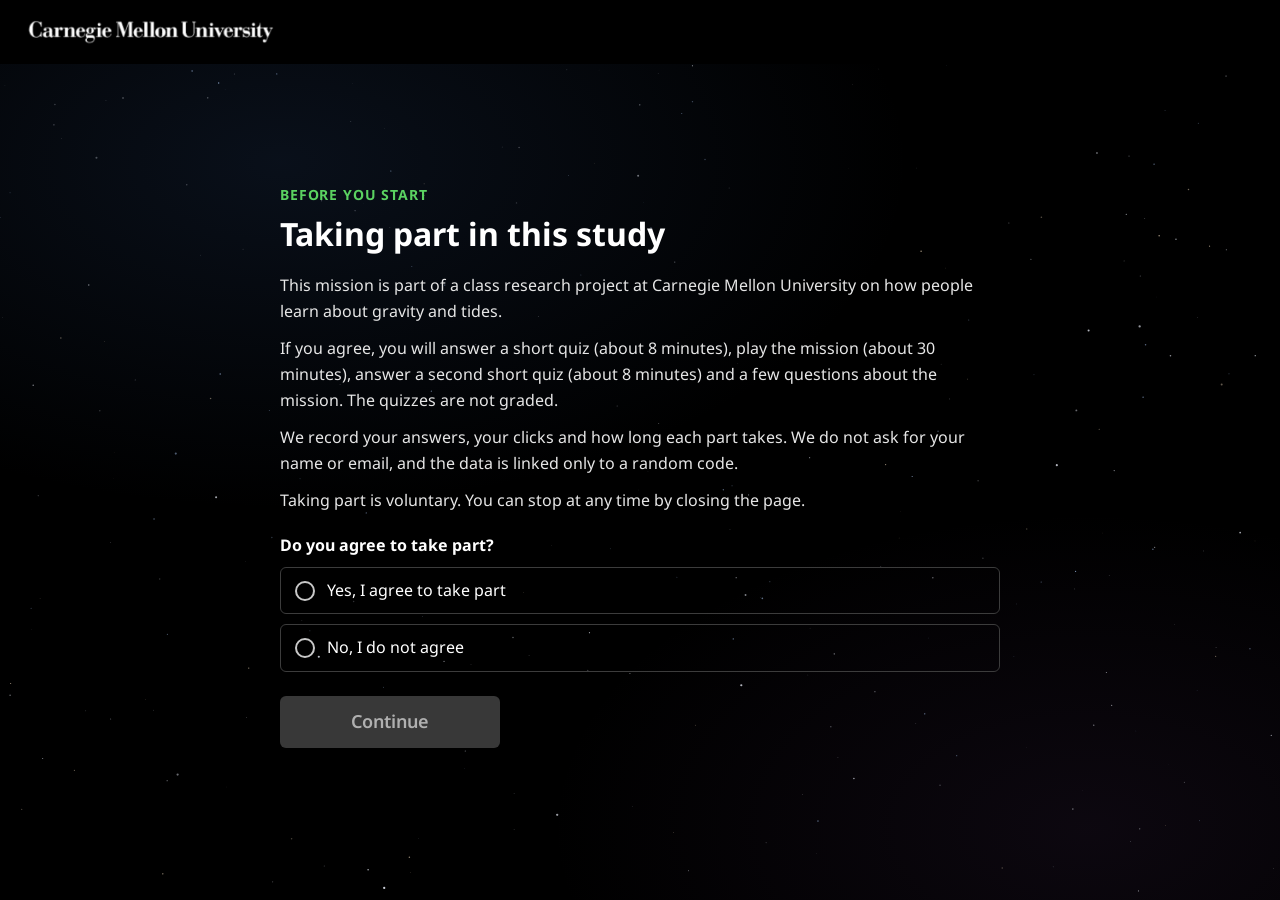
<file: index.html>
<!doctype html>
<html lang="en">
<head>
  <meta charset="utf-8">
  <meta name="viewport" content="width=device-width, initial-scale=1">
  <title>Tidal Forecast Mission</title>
  <meta name="description" content="An interactive learning module on gravity and tides: explain how a difference in pull stretches an ocean into a tidal bulge, and use a simplified model to predict the bulge's height.">
  <link rel="icon" href="data:image/svg+xml,%3Csvg xmlns='http://www.w3.org/2000/svg' viewBox='0 0 24 24'%3E%3Crect width='24' height='24' rx='5' fill='%23000'/%3E%3Ccircle cx='12' cy='12' r='5.5' fill='%232b5c8a' stroke='%23fff' stroke-width='1.5'/%3E%3Cpath d='M3.5 16.5c-1.2-2 3-5.8 7.6-8.3s8.4-3.2 9-1.1' fill='none' stroke='%2344c04a' stroke-width='1.6' stroke-linecap='round'/%3E%3C/svg%3E">
  <link rel="preconnect" href="https://fonts.googleapis.com">
  <link rel="preconnect" href="https://fonts.gstatic.com" crossorigin>
  <link rel="stylesheet" href="https://fonts.googleapis.com/css2?family=Noto+Sans:ital,wght@0,400;0,600;0,700;1,400&display=swap">
  <link rel="stylesheet" href="styles.css?v=2.3.2">
</head>
<body>
  <!-- The sky behind every task: two layers of stars drifting slowly (drawn once by app.js). -->
  <div id="sky" class="sky" aria-hidden="true"></div>

  <a class="skip-link" href="#console-head">Skip to the current task</a>

  <header class="topbar">
    <div class="brand">
      <img class="brand-logo" src="assets/cmu-wordmark-w.png" alt="Carnegie Mellon University">
    </div>

    <!-- Progress rail: one segment per step, one block per task (rendered by app.js). -->
    <nav class="checkpoints" aria-label="Mission progress">
      <!-- Shows where the learner is; on wide screens it also opens and closes the full rail. -->
      <button class="rail-head" id="rail-head" type="button" data-action="rail-toggle" data-fk="rail-toggle" aria-expanded="false" aria-controls="checkpoints"></button>
      <ol id="checkpoints" class="rail"></ol>
    </nav>

    <div class="topbar-tools">
      <button id="evidence-btn" class="pill-btn" type="button" data-action="open-evidence" aria-haspopup="dialog" title="Evidence log">
        <svg class="ic" viewBox="0 0 20 20" aria-hidden="true"><rect x="4" y="3" width="12" height="14" rx="1.5" fill="none" stroke="currentColor" stroke-width="1.6"/><path d="M7 7h6M7 10h6M7 13h3.5" stroke="currentColor" stroke-width="1.6" stroke-linecap="round"/></svg>
        <span class="pill-label">Evidence log</span>
        <span id="evidence-count">0/5</span>
      </button>
      <button id="dev-btn" class="pill-btn dev-btn" type="button" data-action="dev-toggle" aria-pressed="false" aria-label="Developer mode" title="Developer mode: jump to any section">
        <svg class="ic" viewBox="0 0 20 20" aria-hidden="true"><path d="M7 6l-4 4 4 4M13 6l4 4-4 4" fill="none" stroke="currentColor" stroke-width="1.8" stroke-linecap="round" stroke-linejoin="round"/></svg>
      </button>
    </div>
  </header>

  <!-- Developer mode bar: jump to any section (rendered by app.js when developer mode is on). -->
  <div id="devbar" class="devbar" role="region" aria-label="Developer mode" hidden></div>

  <main id="app" class="layout">
    <section id="console-head" class="console-head" tabindex="-1" aria-label="Current task"></section>
    <section id="stage" class="stage" aria-label="Model view">
      <!-- The model formula sits in the same place on every task, right above the diagram it describes. -->
      <div id="formula" class="formula-slot"></div>
      <div id="stage-content" class="stage-content"></div>
    </section>
    <section id="console-body" class="console-body" aria-label="Task controls"></section>
  </main>

  <!-- Full-page screens: mission start and mission complete (rendered by app.js). -->
  <main id="screen" class="screen" hidden></main>

  <div id="live" class="sr-only" aria-live="polite" aria-atomic="true"></div>

  <dialog id="evidence-dialog" class="dialog" aria-labelledby="evidence-title">
    <div id="evidence-dialog-body"></div>
  </dialog>

  <noscript>
    <p class="noscript">Tidal Forecast Mission needs JavaScript to run. Please enable it and reload the page.</p>
  </noscript>

  <script src="model.js?v=2.3.2"></script>
  <script src="content.js?v=2.3.2"></script>
  <script src="study-content.js?v=2.3.2"></script>
  <script src="telemetry.js?v=2.3.2"></script>
  <script src="app.js?v=2.3.2"></script>
</body>
</html>
</file>
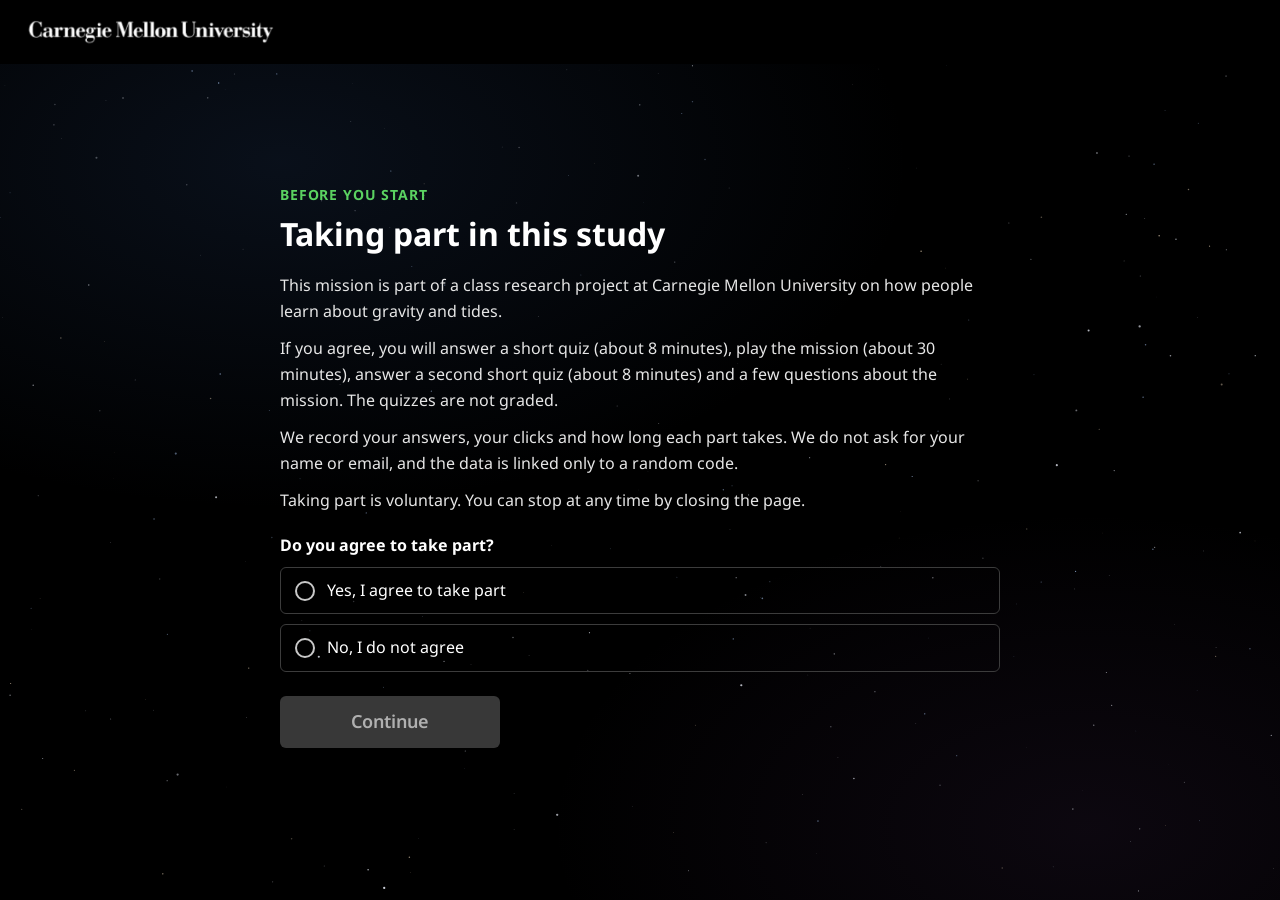
<file: a/index.html>
<!doctype html>
<html lang="en">
<head>
  <meta charset="utf-8">
  <meta name="viewport" content="width=device-width, initial-scale=1">
  <meta name="robots" content="noindex">
  <title>Tidal Forecast Mission</title>
  <!-- Short study link for version A: forwards to ../?v=a (any extra options are kept). -->
  <script>location.replace('../?v=a' + (location.search ? '&' + location.search.slice(1) : '') + location.hash);</script>
  <noscript><meta http-equiv="refresh" content="0; url=../?v=a"></noscript>
</head>
<body style="background:#000;color:#fff;font-family:system-ui,sans-serif;padding:24px">
  <p><a href="../?v=a" style="color:#5bd261">Open the Tidal Forecast Mission</a></p>
</body>
</html>
</file>
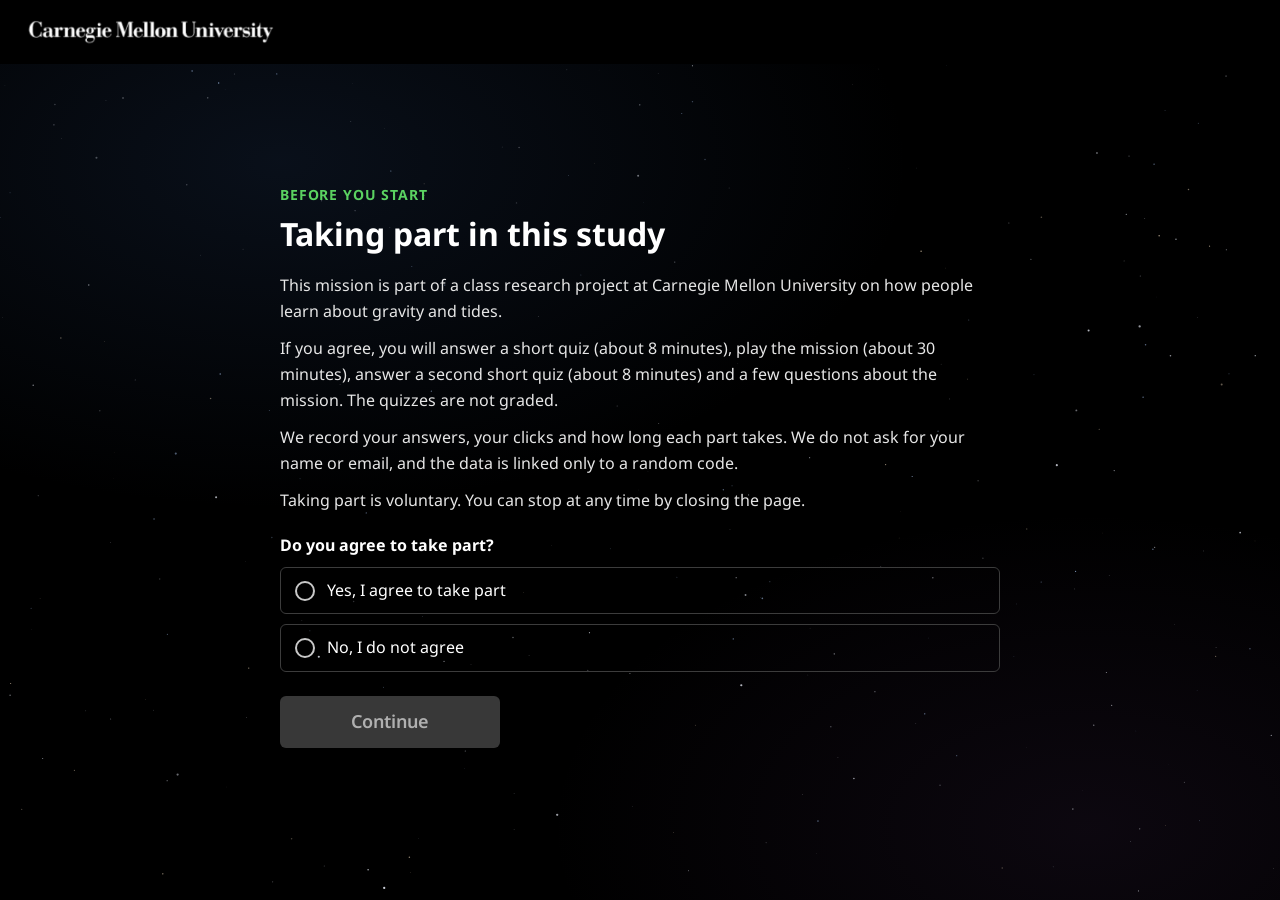
<file: b/index.html>
<!doctype html>
<html lang="en">
<head>
  <meta charset="utf-8">
  <meta name="viewport" content="width=device-width, initial-scale=1">
  <meta name="robots" content="noindex">
  <title>Tidal Forecast Mission</title>
  <!-- Short study link for version B: forwards to ../?v=b (any extra options are kept). -->
  <script>location.replace('../?v=b' + (location.search ? '&' + location.search.slice(1) : '') + location.hash);</script>
  <noscript><meta http-equiv="refresh" content="0; url=../?v=b"></noscript>
</head>
<body style="background:#000;color:#fff;font-family:system-ui,sans-serif;padding:24px">
  <p><a href="../?v=b" style="color:#5bd261">Open the Tidal Forecast Mission</a></p>
</body>
</html>
</file>
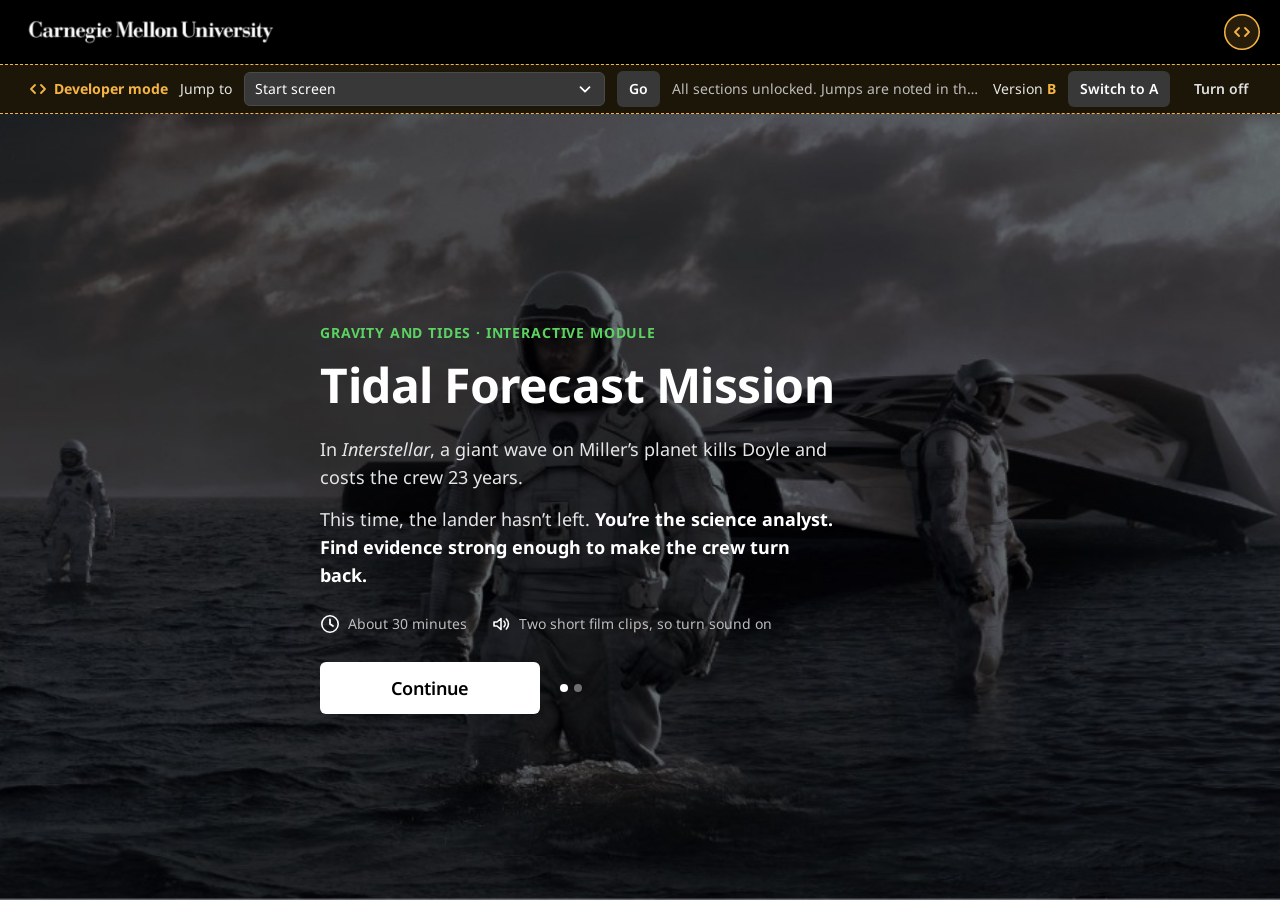
<file: tester/index.html>
<!doctype html>
<html lang="en">
<head>
  <meta charset="utf-8">
  <meta name="viewport" content="width=device-width, initial-scale=1">
  <meta name="robots" content="noindex">
  <title>Tidal Forecast Mission · tester</title>
  <!-- Tester link: forwards to ../?v=b&tester=1, which turns developer mode on for this tab
       (Jump menu, version switch, every page unlocked). Data sent from it is marked dev = true. -->
  <script>location.replace('../?v=b&tester=1' + (location.search ? '&' + location.search.slice(1) : '') + location.hash);</script>
  <noscript><meta http-equiv="refresh" content="0; url=../?v=b&amp;tester=1"></noscript>
</head>
<body style="background:#000;color:#fff;font-family:system-ui,sans-serif;padding:24px">
  <p><a href="../?v=b&amp;tester=1" style="color:#5bd261">Open the Tidal Forecast Mission (tester)</a></p>
</body>
</html>
</file>
<file: styles.css>
/* Tidal Forecast Mission — styles
 * Colour variables mirror the Figma "Mission colours" collection.
 * Change the green accent in one place: --system.
 */
:root {
  --base: #000000;
  --raised: #262626;
  --inset: #383838;
  --border: #333333;
  --faint: #8a8a8a;      /* Figma "faint" — used for non-text marks only */
  --muted: #bdbdbd;      /* text-safe muted grey (≥ 7:1 on --raised, readable on projectors) */
  --info: #6f6f6f;       /* neutral border for info notes and caveats (green is for success only) */
  --text: #ffffff;
  --system: #44c04a;     /* the one accent: current step, focus, hints, correct */
  --system-ink: #5bd261; /* system green for small text on black */
  --notyet: #ff8a7a;
  --partly: #f2dc5d;     /* "Partly right" feedback: a lemon yellow, kept lighter than the Δg amber */
  --dg: #f5b544;
  --gp: #4cd3e0;
  --r: #b497ff;
  --ocean: #2b5c8a;
  --rock: #1f2a38;
  /* Type scale: use only these sizes outside the SVG diagrams. */
  --fs-xs: 12px;   /* step names under the progress rail only */
  --fs-sm: 14px;   /* labels, helper text, chips, meta */
  --fs-md: 16px;   /* body text, choices, buttons, feedback */
  --fs-lg: 18px;   /* card titles, questions, quotes */
  --fs-xl: 24px;   /* task headings, the equation, big numbers */
  --fs-2xl: 32px;  /* page titles */
  --ease-out: cubic-bezier(.2, .7, .2, 1);   /* entrances and slides */
  --ease-pop: cubic-bezier(.3, 1.6, .5, 1);  /* small overshoot for icons and dots */
  --radius: 12px;
  --panel-line: #3d3d3d;   /* the hairline round the console and every card on the stage */
  --topbar-h: 64px;
  --devbar-h: 0px;    /* set while developer mode is on */
  --console-w: 448px;
  color-scheme: dark;
  font-family: 'Noto Sans', system-ui, -apple-system, 'Segoe UI', Roboto, Arial, sans-serif;
}

*, *::before, *::after { box-sizing: border-box; }
[hidden] { display: none !important; }

html { scroll-padding-top: calc(var(--topbar-h) + 12px); }
html, body {
  margin: 0;
  color: var(--text);
}
/* The page colour is on <html> alone, so the sky (below) can sit between it and the content. */
html { background: var(--base); }

/* The sky behind every task. Full-page screens cover it with their own backgrounds. */
.sky { position: fixed; inset: 0; z-index: -1; overflow: hidden; pointer-events: none;
  background:
    radial-gradient(ellipse 70% 55% at 22% 18%, rgba(46, 78, 130, .2), transparent 70%),
    radial-gradient(ellipse 60% 50% at 85% 92%, rgba(96, 58, 120, .13), transparent 70%); }
.sky canvas { position: absolute; left: 0; top: 0; width: 100%; height: 200%; will-change: transform; }
.sky-far { animation: skyDrift 420s linear infinite; opacity: .8; }
.sky-near { animation: skyDrift 240s linear infinite; }
@keyframes skyDrift { to { transform: translateY(-50%); } }
/* Diagrams no longer carry their own stars: the sky shows through. */
.stage .planet-svg .stars { display: none; }
body {
  font-size: var(--fs-md);
  line-height: 1.45;
  -webkit-font-smoothing: antialiased;
}
sub { font-size: 0.72em; line-height: 0; }
em { font-style: italic; }
button, input, select, textarea { font: inherit; color: inherit; }

.sr-only {
  position: absolute !important;
  width: 1px; height: 1px;
  padding: 0; margin: -1px;
  overflow: hidden; clip: rect(0 0 0 0);
  white-space: nowrap; border: 0;
}
.skip-link {
  position: absolute; left: 12px; top: -60px; z-index: 50;
  background: var(--text); color: #000; padding: 10px 14px; border-radius: 6px; font-weight: 700;
}
.skip-link:focus { top: 10px; }

:focus-visible {
  outline: 3px solid var(--system);
  outline-offset: 2px;
}
.ic { width: 20px; height: 20px; flex: none; }
.ic-sm { width: 14px; height: 14px; }

/* ===================================================================== */
/* Top bar                                                               */
/* ===================================================================== */
.topbar {
  position: sticky; top: 0; z-index: 20;
  height: var(--topbar-h);
  display: flex; align-items: center; gap: 16px;
  padding: 0 20px 0 28px;
  background: var(--base);
}
.brand { display: flex; align-items: center; gap: 12px; min-width: 210px; }
/* CMU white horizontal wordmark (official file, unmodified). Brand rules: keep proportions and a clear margin around it. */
.brand-logo { display: block; height: 24px; width: auto; max-width: 100%; }

/* Progress rail: a segment per step (wider for steps with more tasks) and a block per task. */
.checkpoints { flex: 1 1 auto; min-width: 0; max-width: 760px; margin: 0 auto; display: flex; flex-direction: column; gap: 4px; }
.rail-head { display: flex; justify-content: space-between; align-items: baseline; gap: 12px; font-size: var(--fs-sm); line-height: 1.2; white-space: nowrap; }
button.rail-head { width: 100%; padding: 0; background: none; border: 0; color: inherit; font: inherit; font-size: var(--fs-sm); text-align: left; }
.rail-step { min-width: 0; overflow: hidden; text-overflow: ellipsis; }
.rail-step b { font-weight: 700; }
.rail-task, .rail-count { color: var(--muted); }
.rail-task-short { display: none; }
.rail { list-style: none; margin: 0; padding: 0; display: flex; gap: 6px; }
.seg { flex: calc(var(--n) + 1) 1 0; min-width: 0; display: flex; }
.seg-btn {
  flex: 1; min-width: 0; display: flex; flex-direction: column; gap: 4px;
  padding: 3px 0 2px; background: none; border: 0; border-radius: 4px;
  color: var(--muted); cursor: pointer; text-align: center;
}
.seg-btn:disabled { cursor: default; }
.seg-btn:focus-visible { outline: 2px solid var(--system); outline-offset: 2px; }
.blocks { display: flex; gap: 2px; height: 8px; }
.blk { position: relative; overflow: hidden; flex: 1; border-radius: 2px; background: #333; transition: background-color .3s ease, box-shadow .3s ease; }
.blk.seen, .blk.done { background: #5c5c5c; }
.blk.done::before { content: ""; position: absolute; inset: 0; background: var(--system); transform-origin: left; }
.blk.now { background: var(--text); box-shadow: 0 0 0 2px var(--base), 0 0 0 3.5px var(--text); }
.seg-label { font-size: var(--fs-xs); line-height: 1.3; white-space: nowrap; overflow: hidden; text-overflow: ellipsis; }
.seg-locked .seg-label { color: #8a8a8a; }
.seg-done .seg-label, .seg-open .seg-label { color: #d0d0d0; }
.seg-current .seg-label { color: var(--text); font-weight: 700; }
.seg-btn:hover:not(:disabled) .seg-label { color: var(--text); }
.seg-btn:hover:not(:disabled) .blk:not(.done):not(.now) { background: #707070; }

.topbar-tools { display: flex; align-items: center; gap: 12px; margin-left: auto; }
.pill-btn {
  display: inline-flex; align-items: center; gap: 8px;
  background: var(--raised); color: var(--text);
  border: 0; border-radius: 999px; padding: 8px 14px; min-height: 36px;
  font-size: var(--fs-sm); cursor: pointer;
}
.pill-btn:hover { background: var(--inset); }

/* ===================================================================== */
/* Layout: stage (left) + console (right)                               */
/* ===================================================================== */
.layout {
  overflow-x: clip; /* panels slide in sideways; never let that widen the page */
  display: grid;
  grid-template-columns: minmax(0, 1fr) var(--console-w);
  grid-template-rows: auto minmax(0, 1fr);
  grid-template-areas: "stage head" "stage body";
  height: calc(100vh - var(--topbar-h) - var(--devbar-h));
  height: calc(100dvh - var(--topbar-h) - var(--devbar-h));
  min-height: 560px;
  padding: 12px 12px 12px 0;
}
.stage {
  grid-area: stage;
  position: relative; /* contains absolutely positioned .sr-only text so it can't extend the page */
  overflow: auto;
  padding: 16px 24px 24px;
  display: flex; flex-direction: column;
}
.stage-content { display: flex; flex-direction: column; flex: 1 0 auto; }
/* The formula keeps one position on every task: the top of the model view, above the diagram. */
.formula-slot { position: sticky; top: -16px; z-index: 3; margin: -16px -24px 12px; padding: 16px 24px 0; background: var(--base); }
/* Content sits at the top of the stage (no vertical centring), so the diagram can use the height. */
.stage-inner { margin-block: 0 auto; width: 100%; display: flex; flex-direction: column; gap: 16px; }
.console-head {
  grid-area: head;
  background: var(--raised);
  border: 1px solid var(--panel-line); border-bottom: 0;
  border-radius: var(--radius) var(--radius) 0 0;
  padding: 28px 32px 4px;
}
.console-head:focus { outline: none; }
.console-body {
  grid-area: body;
  background: var(--raised);
  border: 1px solid var(--panel-line); border-top: 0;
  border-radius: 0 0 var(--radius) var(--radius);
  padding: 12px 32px 28px;
  position: relative; /* see .stage */
  overflow: auto;
  display: flex; flex-direction: column; gap: 16px;
  min-height: 0;
}
/* When the task doesn't fit (short laptop screens), the panel scrolls. Its parts keep their
   natural height: without this, an answer box shrinks to its min-height and its text spills out. */
.console-body > * { flex-shrink: 0; }

/* ===================================================================== */
/* Console typography                                                    */
/* ===================================================================== */
.head-row { display: flex; align-items: center; justify-content: space-between; gap: 12px; min-height: 32px; }
.eyebrow { margin: 0; font-size: var(--fs-sm); font-weight: 700; color: #d8d8d8; }
.task-heading { margin: 12px 0 0; font-size: var(--fs-xl); line-height: 1.3; font-weight: 700; }
.task-heading:focus { outline: none; }
/* The rail heading carries the task count; the eyebrow repeats it only where that is hidden. */
.eyebrow-count { display: none; }
.task-heading:focus-visible { outline: 3px solid var(--system); outline-offset: 4px; border-radius: 2px; }
.prompt { margin: 12px 0 8px; color: #dcdcdc; font-size: var(--fs-md); }
.q { margin: 0; font-size: var(--fs-lg); font-weight: 700; padding: 0; }
.mini-label { margin: 0 0 8px; font-size: var(--fs-sm); font-weight: 700; color: #d8d8d8; letter-spacing: .01em; }
.mini-label.green, .green { color: var(--system-ink); }
.note { margin: 0; font-size: var(--fs-sm); color: var(--muted); }
.note.warn { color: var(--notyet); }
.helper { margin: 0; font-size: var(--fs-sm); color: var(--muted); }
.tiny { margin: 8px 0 0; font-size: var(--fs-sm); color: var(--muted); }
.muted { color: var(--muted); }
.attempt-badge {
  display: inline-block; margin: 10px 0 0;
  font-size: var(--fs-sm); font-weight: 600; color: #e6e6e6;
  border: 1px solid #555; border-radius: 4px; padding: 2px 8px;
}
.c-dg { color: var(--dg); }
.c-gp { color: var(--gp); }
.c-R { color: var(--r); }
.c-h, .c-k { color: var(--text); }

/* ===================================================================== */
/* Buttons                                                               */
/* ===================================================================== */
.btn {
  display: inline-flex; align-items: center; justify-content: center; gap: 8px;
  min-height: 44px; padding: 10px 18px;
  border: 0; border-radius: 6px;
  font-size: var(--fs-md); font-weight: 600; cursor: pointer;
  transition: background-color .15s ease, color .15s ease, transform 90ms ease;
}
.btn-sm { min-height: 36px; padding: 6px 12px; font-size: var(--fs-sm); }
.btn-primary { background: var(--text); color: #000; width: 100%; }
.btn-primary:hover:not(:disabled) { background: #e6e6e6; }
.btn-primary:disabled { background: var(--inset); color: #b0b0b0; cursor: not-allowed; }
.btn-secondary { background: var(--inset); color: var(--text); }
.btn-secondary:hover:not(:disabled) { background: #444; }
.btn-ghost { background: transparent; color: #e0e0e0; }
.btn-ghost:hover { background: #303030; }
.btn-ghost-strong { background: transparent; color: var(--text); font-weight: 700; }
.btn-ghost-strong:hover { background: #303030; }
.btn-danger { background: var(--notyet); color: #000; }
.link-btn {
  background: none; border: 0; padding: 6px 2px; cursor: pointer;
  color: var(--text); font-size: var(--fs-md); text-decoration: underline; text-decoration-color: #8a8a8a; text-underline-offset: 3px;
  align-self: flex-start;
}
/* Hint button: a green-outlined pill (green is the hint colour, matching the hint panel). */
.hint-btn {
  display: inline-flex; align-items: center; gap: 6px;
  background: rgba(68, 192, 74, .12); color: var(--text);
  border: 1.5px solid var(--system); border-radius: 999px; padding: 6px 14px; min-height: 36px;
  font-size: var(--fs-md); font-weight: 600; cursor: pointer; white-space: nowrap; flex: none;
}
.hint-btn .ic { color: var(--system-ink); }
.hint-btn:hover, .hint-btn[aria-expanded="true"] { background: rgba(68, 192, 74, .24); }
/* One-time pointer to the Hint button: a note from mission control under it, with a tail
   that points up at the button. */
.coach { position: relative; display: flex; align-items: center; gap: 10px; margin: 10px 0 2px; padding: 8px 12px;
  border: 1.5px solid var(--system); border-radius: 10px; background: rgba(68, 192, 74, .1); }
.coach::before { content: ""; position: absolute; right: 34px; top: -8px; width: 13px; height: 13px; transform: rotate(45deg);
  background: #2a3a2b; border-left: 1.5px solid var(--system); border-top: 1.5px solid var(--system); }
.coach .ic { flex: none; width: 18px; height: 18px; color: var(--system-ink); }
.coach p { margin: 0; flex: 1; font-size: var(--fs-sm); color: #ececec; }
.coach-who { font-weight: 700; color: var(--system-ink); }
.coach-who::after { content: ":"; }
.coach-x { flex: none; align-self: center; background: transparent; color: var(--text); border: 1px solid #6f6f6f; border-radius: 999px;
  padding: 4px 12px; font-size: var(--fs-sm); font-weight: 600; cursor: pointer; transition: background-color .15s ease, border-color .15s ease; }
.coach-x:hover { background: var(--inset); border-color: #fff; }
.coach.enter { animation: unfold .35s var(--ease-out) .5s both; }
/* A short note for a returning learner. It takes no clicks and leaves on its own. */
.toast { position: fixed; left: 24px; bottom: 24px; z-index: 30; margin: 0;
  display: flex; align-items: center; gap: 10px; max-width: calc(100vw - 32px); padding: 10px 18px; border-radius: 999px;
  background: #1e1e1e; border: 1px solid #555; box-shadow: 0 10px 28px rgba(0, 0, 0, .6); font-size: var(--fs-sm); font-weight: 600;
  pointer-events: none; animation: toastIn .35s var(--ease-out) both; transition: opacity .5s ease; }
.toast .ic { width: 18px; height: 18px; color: var(--system-ink); flex: none; }
.toast.leaving { opacity: 0; }
@keyframes toastIn { from { opacity: 0; transform: translateY(8px); } }
/* After a quiet spell on a task (see hintNudge in content.js) the button glows. */
.hint-btn.nudge { background: var(--system); color: #000; animation: hintGlow 1.8s ease-in-out infinite; }
.hint-btn.nudge .ic { color: #000; }
@keyframes hintGlow {
  0%, 100% { box-shadow: 0 0 0 0 rgba(68, 192, 74, .65), 0 0 12px rgba(68, 192, 74, .45); }
  60% { box-shadow: 0 0 0 9px rgba(68, 192, 74, 0), 0 0 22px rgba(68, 192, 74, .7); }
}
.icon-btn {
  display: grid; place-items: center; width: 40px; height: 40px;
  background: transparent; border: 0; border-radius: 6px; color: var(--text); cursor: pointer;
}
.icon-btn:hover { background: var(--inset); }

.actions { margin-top: auto; display: flex; flex-direction: column; gap: 10px; padding-top: 8px; }
@media (min-width: 901px) {
  /* Keep the main action visible when the console content scrolls. */
  .actions { position: sticky; bottom: -28px; margin-bottom: -28px; padding-bottom: 28px; background: var(--raised); box-shadow: 0 -14px 14px -6px var(--raised); z-index: 2; }
}
.actions-row { display: flex; gap: 12px; }
.actions-row > .btn-primary { flex: 1; width: auto; }
.actions-row > .btn-secondary, .actions-row > .btn-ghost { flex: none; }
.row { display: flex; flex-wrap: wrap; gap: 12px; align-items: center; }
.worked-offer { display: flex; flex-wrap: wrap; align-items: center; gap: 8px 12px; }

/* ===================================================================== */
/* Form controls                                                         */
/* ===================================================================== */
.field { display: flex; flex-direction: column; gap: 8px; }
.field-label { font-size: var(--fs-sm); color: #dcdcdc; }
textarea, select {
  width: 100%;
  background: var(--inset); color: var(--text);
  border: 1px solid #4a4a4a; border-radius: 6px;
  padding: 12px 14px; font-size: var(--fs-md);
}
textarea { resize: vertical; min-height: 84px; }
textarea::placeholder { color: #ababab; }
textarea:disabled { opacity: .45; cursor: not-allowed; resize: none; }
select {
  appearance: none; -webkit-appearance: none;
  padding-right: 40px; min-height: 44px; cursor: pointer;
  background-image: url("data:image/svg+xml,%3Csvg xmlns='http://www.w3.org/2000/svg' viewBox='0 0 20 20'%3E%3Cpath d='M5 8l5 5 5-5' fill='none' stroke='%23fff' stroke-width='2' stroke-linecap='round' stroke-linejoin='round'/%3E%3C/svg%3E");
  background-repeat: no-repeat; background-position: right 12px center; background-size: 18px;
}
select option { background: #262626; color: #fff; }

.choices { border: 0; margin: 0; padding: 0; display: flex; flex-direction: column; gap: 10px; min-width: 0; }
.choices > legend.q { margin-bottom: 10px; }
.choices-row { flex-direction: row; flex-wrap: wrap; }
.choices-row > .choice { flex: 1 1 110px; }
.choice {
  display: flex; align-items: center; gap: 12px;
  padding: 11px 14px; min-height: 46px;
  background: transparent;
  border: 1px solid #3c3c3c; border-radius: 6px;
  cursor: pointer; font-size: var(--fs-md);
}
.choice:hover { border-color: #666; }
.choice input {
  appearance: none; -webkit-appearance: none;
  width: 20px; height: 20px; margin: 0; flex: none;
  border: 2px solid #c8c8c8; border-radius: 50%;
  display: grid; place-content: center; cursor: pointer;
}
.choice input::before { content: ""; width: 10px; height: 10px; border-radius: 50%; transform: scale(0); background: var(--text); transition: transform .22s var(--ease-pop); }
.choice input:checked::before { transform: scale(1); }
.choice input[type="checkbox"] { border-radius: 4px; }
.choice input[type="checkbox"]::before { border-radius: 1px; width: 11px; height: 11px; clip-path: polygon(14% 44%, 0 65%, 50% 100%, 100% 16%, 80% 0%, 43% 62%); }
.choice:has(input:checked) { background: var(--inset); border-color: var(--text); }
.choice:has(input:focus-visible) { outline: 3px solid var(--system); outline-offset: 2px; }
.choice input:focus-visible { outline: none; }
.choice-locked { background: var(--inset); border-color: var(--text); cursor: default; }
.radio-dot { width: 20px; height: 20px; border: 2px solid #c8c8c8; border-radius: 50%; flex: none; display: grid; place-content: center; }
.radio-dot.on::before { content: ""; width: 10px; height: 10px; border-radius: 50%; background: var(--text); }

/* Quick checks: map a plain-language scenario to the model inputs */
.scenario-label {
  display: inline-block; margin-right: 6px; padding: 0 8px; border-radius: 999px;
  background: var(--inset); color: var(--text); font-size: var(--fs-sm); font-weight: 700; line-height: 22px; vertical-align: 1px;
}
.map-block { display: flex; flex-direction: column; gap: 14px; }
.map-block .choices { gap: 8px; }
.map-block .choices > legend.q { font-size: var(--fs-md); margin-bottom: 8px; }
.map-block .choices-row { flex-wrap: nowrap; }
.map-block .choices-row > .choice { flex: 1 1 0; min-width: 0; gap: 8px; padding: 8px 10px; min-height: 42px; font-size: var(--fs-md); }
.map-legend-label { font-weight: 400; color: #dcdcdc; }
.map-note { margin: 0; display: flex; gap: 8px; align-items: flex-start; font-size: var(--fs-md); color: #e6e6e6; }
.map-note .ic { width: 18px; height: 18px; margin-top: 1px; color: var(--system); }

.stepper { display: inline-flex; align-items: stretch; background: var(--inset); border-radius: 6px; overflow: hidden; width: max-content; }
.step-btn {
  width: 52px; min-height: 48px; border: 0; background: #444; color: var(--text);
  font-size: var(--fs-xl); font-weight: 700; cursor: pointer;
}
.step-btn:hover:not(:disabled) { background: #505050; }
.step-btn:disabled { color: #777; cursor: not-allowed; }
.step-val { display: flex; align-items: center; justify-content: center; gap: 6px; padding: 0 14px; min-width: 116px; }
.step-val input {
  width: 64px; background: transparent; border: 0; color: var(--text);
  font-size: var(--fs-xl); font-weight: 700; text-align: right; padding: 4px 0;
  -moz-appearance: textfield;
}
.step-val input::-webkit-outer-spin-button, .step-val input::-webkit-inner-spin-button { -webkit-appearance: none; margin: 0; }
.step-val input::placeholder { color: var(--text); }
.step-val input:focus-visible { outline: 2px solid var(--system); outline-offset: 2px; border-radius: 2px; }
.step-val .unit { font-size: var(--fs-xl); font-weight: 700; }

/* ===================================================================== */
/* Equation card                                                         */
/* ===================================================================== */
.eq-card { background: #303030; border-radius: 10px; padding: 12px 16px 10px; }
.eq-bar { display: grid; grid-template-columns: auto minmax(0, 1fr) auto; align-items: center; column-gap: 20px; row-gap: 2px; padding: 8px 16px; background: var(--raised); }
.eq-bar .eq-top { grid-column: 1; }
.eq-bar .eq { grid-column: 2; margin: 0; }
.eq-bar .defs-wrap { grid-column: 3; grid-row: 1; justify-self: end; }
.eq-bar .defs-wrap[open] { grid-column: 1 / -1; grid-row: auto; justify-self: stretch; }
.eq-bar .defs-focus { grid-column: 1 / -1; margin: 4px 0 2px; }
.eq-bar .defs { grid-template-columns: repeat(auto-fit, minmax(240px, 1fr)); }
.eq-bar .eq-note { grid-column: 1 / -1; margin-top: 6px; padding-top: 8px; }
.eq-top { display: flex; justify-content: space-between; font-size: var(--fs-sm); }
.eq-name { font-weight: 700; color: #e0e0e0; }
.eq-k { color: var(--muted); }
.eq { margin: 6px 0 4px; font-size: var(--fs-xl); font-weight: 600; line-height: 1.3; }
.eq-vis { display: inline-flex; flex-wrap: wrap; align-items: baseline; gap: 6px; }
.eq .op { color: #cfcfcf; font-weight: 400; font-size: .85em; }
.eq .t { padding: 0 3px; border-radius: 4px; border: 2px solid transparent; transition: background-color .2s, border-color .2s; }
.eq .t.hl { border-color: currentColor; background: rgba(255, 255, 255, .08); }
.eq .t-h.hl { color: var(--text); }
.defs-wrap > summary {
  cursor: pointer; font-size: var(--fs-sm); color: #dcdcdc; list-style: none; padding: 4px 0;
  text-decoration: underline; text-decoration-color: #777; text-underline-offset: 3px;
}
.defs-wrap > summary:hover { color: var(--text); text-decoration-color: currentColor; }
.defs-focus { margin: 2px 0 6px; }
.defs-wrap > summary::-webkit-details-marker { display: none; }
.defs-wrap > summary::after { content: " ▾"; }
.defs-wrap[open] > summary::after { content: " ▴"; }
.defs { margin: 6px 0 0; display: grid; gap: 6px; }
.def { display: grid; grid-template-columns: 38px 1fr; gap: 8px; padding: 3px 6px; border-radius: 4px; font-size: var(--fs-sm); }
.def dt { font-weight: 700; }
.def dd { margin: 0; color: #e2e2e2; }
.def.hl { background: rgba(76, 211, 224, .14); }
.def-dg.hl { background: rgba(245, 181, 68, .16); }
.def-R.hl { background: rgba(180, 151, 255, .18); }
.def-h.hl { background: rgba(255, 255, 255, .12); }
.eq-note { margin: 10px 0 0; padding-top: 10px; border-top: 1px solid #444; font-size: var(--fs-sm); color: #e6e6e6; }
/* k = 2: a chip beside the formula, and a matching mark under k in the formula itself. */
.eq-note-k { display: flex; align-items: center; gap: 10px; flex-wrap: wrap; font-size: var(--fs-md); color: var(--text); }
.k-chip { display: inline-block; padding: 2px 12px; border-radius: 999px; background: #fff; color: #000; font-weight: 700; white-space: nowrap; }
.eq .t-k.k-const { border-bottom: 3px solid #fff; padding-bottom: 1px; }

/* ===================================================================== */
/* Feedback, hints, evidence                                             */
/* ===================================================================== */
.fb { border-radius: 8px; padding: 14px 16px; background: #2e2e2e; border: 1.5px solid #555; }
.fb-status {
  margin: 0 0 8px; display: inline-flex; align-items: center; gap: 6px;
  padding: 2px 10px 2px 6px; border-radius: 999px; font-size: var(--fs-sm); font-weight: 700;
}
.fb-status .ic { width: 18px; height: 18px; }
.fb-title { margin: 0 0 6px; display: flex; gap: 10px; align-items: flex-start; font-weight: 700; font-size: var(--fs-md); }
.fb-title .ic { margin-top: 1px; }
.fb-body p { margin: 0 0 6px; font-size: var(--fs-md); color: #ececec; }
.fb-body p:last-child { margin-bottom: 0; }
/* The reason leads and is emphasised; the recap and arithmetic sit below in muted text. */
.fb-body p.fb-why { font-weight: 600; color: var(--text); }
.fb-body p.fb-calc { font-size: var(--fs-sm); color: var(--muted); }
.fb-correct { border-color: var(--system); background: rgba(68, 192, 74, .10); }
.fb-correct .fb-status { background: var(--system); color: #000; }
.fb-partly { border-color: var(--partly); border-style: dashed; background: rgba(242, 220, 93, .08); }
.fb-partly .fb-status { background: var(--partly); color: #000; }
.fb-notyet { border-color: var(--notyet); background: rgba(255, 138, 122, .08); }
.fb-notyet .fb-status { background: var(--notyet); color: #000; }
.fb-answer { border-color: var(--info); }
.fb-answer .fb-status { background: var(--inset); color: var(--text); }

.hint-panel {
  border: 1.5px solid var(--system); border-radius: 10px;
  background: #2e2e2e; padding: 14px 16px;
}
.hint-top { display: flex; justify-content: space-between; align-items: center; }
.hint-level { margin: 0; display: flex; gap: 6px; align-items: center; color: var(--system-ink); font-size: var(--fs-sm); font-weight: 700; }
.hint-dots { display: flex; gap: 5px; }
.hint-dot { width: 9px; height: 9px; border-radius: 50%; border: 1.5px solid var(--system); }
.hint-dot.on { background: var(--system); }
.hint-title { margin: 10px 0 6px; font-size: var(--fs-md); }
.hint-title:focus { outline: none; }
.hint-text { margin: 0 0 10px; font-size: var(--fs-md); color: #ececec; }
.hint-actions { display: flex; flex-wrap: wrap; gap: 6px; }
.hint-foot { margin: 8px 0 0; font-size: var(--fs-sm); color: var(--muted); }
/* A worked example is set apart and tagged: its numbers are not the task's. */
.hint-example { margin: 0 0 10px; padding: 10px 12px; border-radius: 8px; border: 1px dashed rgba(255, 255, 255, .45); background: rgba(0, 0, 0, .22); }
.hint-example .hint-text { margin: 0; }
.hint-diff { margin: 0 0 6px; display: flex; align-items: center; gap: 6px; font-size: var(--fs-sm); font-weight: 700; color: var(--partly); }
.hint-diff .ic { width: 16px; height: 16px; flex: none; }
.hint-after { font-weight: 600; }

.ev-added { display: flex; flex-direction: column; }
/* Shown beside a "Not yet": the model's finding, not yet filed in the log (no green tick). */
.ev-pending .ev-entry .ic { color: var(--muted); }
.ev-list { list-style: none; margin: 0; padding: 0; display: flex; flex-direction: column; gap: 8px; }
.ev-entry {
  display: flex; align-items: center; gap: 10px;
  background: #313131; border-radius: 6px; padding: 10px 12px; font-size: var(--fs-md);
}
.ev-entry.found .ic { color: var(--system); }
.ev-entry.locked { color: var(--muted); background: transparent; border: 1px dashed #4a4a4a; }

.worked { background: #303030; border-radius: 10px; padding: 16px 18px; }
.worked ol { margin: 0; padding-left: 0; list-style: none; counter-reset: w; display: grid; gap: 10px; }
.worked li { counter-increment: w; display: grid; grid-template-columns: 22px 1fr; gap: 8px; font-size: var(--fs-md); }
.worked li::before { content: counter(w); color: var(--system-ink); font-weight: 700; }
.supported-note {
  display: flex; gap: 10px; align-items: flex-start;
  border: 1.5px solid var(--info); border-radius: 8px; padding: 10px 14px;
  color: #e6e6e6; font-size: var(--fs-sm);
}
.supported-note p { margin: 0; }

.calc-card { background: #303030; border-radius: 10px; padding: 14px 18px; }
.calc-card .mini-label { margin-bottom: 6px; }
.calc-card .calc-note { margin: 0; font-size: var(--fs-md); color: var(--text); }
.selection-status { margin: 0; font-size: var(--fs-md); }

.quote { background: #303030; border-radius: 8px; padding: 12px 14px; }
.quote .mini-label { margin-bottom: 4px; }
.quote-text { margin: 0; white-space: pre-wrap; overflow-wrap: anywhere; }
.crew-note { border-left: 3px solid #8a8a8a; padding: 2px 0 2px 14px; }
/* Landing-stakes thread: a short message from the crew at the top of each step. */
.crew-line {
  margin: 0 0 14px; display: flex; gap: 10px; align-items: flex-start;
  padding: 8px 12px; border-radius: 8px; background: #1d1d1d; border: 1px solid #3a3a3a;
  font-size: var(--fs-sm); color: #e0e0e0; line-height: 1.45;
}
.crew-line .ic { width: 18px; height: 18px; margin-top: 1px; color: var(--muted); }
.crew-who { font-weight: 700; color: var(--text); margin-right: 2px; }
.crew-line.enter { animation: riseIn .3s var(--ease-out) both; }
/* Step intro and landing-call pages: an incoming transmission, the situation, the learner's job. */
.transmission { border: 1px solid #3a3a3a; background: #1d1d1d; border-radius: var(--radius); padding: 14px 18px; }
.tx-head { margin: 0 0 6px; display: flex; align-items: center; gap: 8px; font-size: var(--fs-sm); font-weight: 700; color: var(--muted); }
.tx-head .ic { width: 18px; height: 18px; color: var(--system); animation: txPulse 1.6s ease-in-out 2; }
.tx-msg { margin: 0; font-size: var(--fs-lg); line-height: 1.5; color: var(--text); }
.tx-reply { border-color: #4a4a4a; }
.tx-reply.enter { animation: riseIn .3s var(--ease-out) both; }
.step-intro .screen-title, .landing-call-screen .screen-title { margin-top: 6px; }
/* Step intro, second step: the message is already read, so it steps back and doesn't re-enter. */
.step-intro.revealed > .screen-eyebrow, .step-intro.revealed > .transmission { animation: none; }
.step-intro.revealed > .transmission .tx-head .ic { animation: none; }
.step-intro.revealed > .transmission .tx-msg { font-size: var(--fs-md); color: #d8d8d8; }
h1.screen-eyebrow:focus { outline: none; }
h1.screen-eyebrow:focus-visible { outline: 3px solid var(--system); outline-offset: 4px; border-radius: 2px; }
.intro-job { margin: 0; font-size: var(--fs-md); color: #e6e6e6; }
.intro-job b { color: var(--text); }
.landing-call { gap: 10px; }
@keyframes txPulse { 50% { opacity: .35; } }
.crew-note p { margin: 0; font-size: var(--fs-md); }
.crew-note .mini-label { margin-bottom: 4px; }

.confirm { border: 1.5px solid var(--notyet); border-radius: 8px; padding: 12px 14px; }
.confirm p { margin: 0 0 10px; font-size: var(--fs-md); }
.done-note { display: flex; gap: 10px; align-items: center; margin: 0; color: var(--system-ink); font-weight: 600; }

/* ===================================================================== */
/* Stage: chips, status, diagram, gauge                                  */
/* ===================================================================== */
.subnav { display: flex; flex-wrap: wrap; gap: 6px; }
.sub {
  display: inline-flex; align-items: center; gap: 6px;
  background: transparent; border: 1px solid #3a3a3a; color: #cfcfcf;
  border-radius: 999px; padding: 5px 12px; font-size: var(--fs-sm); cursor: pointer;
}
.sub .ic { width: 16px; height: 16px; color: var(--system); }
.sub.current { background: var(--raised); border-color: #777; color: var(--text); font-weight: 700; }
.sub:disabled { color: #777; border-style: dashed; cursor: default; }

.inputs-block { border-radius: 10px; transition: box-shadow .2s ease; }
.fixed-line { margin: 8px 0 0; display: flex; align-items: flex-start; gap: 6px; font-size: var(--fs-sm); color: var(--muted); }
.mini-label + .fixed-line { margin-top: 0; }
.fixed-line .ic { width: 16px; height: 16px; flex: none; margin-top: 2px; }
.fixed-line .fixed-word { font-weight: 700; }
.fixed-line .sym { font-size: var(--fs-md); }
.fixed-item { white-space: nowrap; }
.inputs-block.cue { box-shadow: 0 0 0 2px var(--system); padding: 8px; margin: -8px; }
.chips { display: flex; flex-wrap: wrap; gap: 8px; }
.chip {
  display: inline-flex; align-items: center; gap: 8px;
  background: var(--raised); border-radius: 6px; padding: 8px 12px; min-height: 40px;
  font-size: var(--fs-sm); color: #e4e4e4;
}
.chip-changing { background: #1a1a1a; border: 2px solid var(--text); }
.chip .sym { font-size: var(--fs-lg); }
.chip .factor { background: var(--text); color: #000; font-weight: 700; border-radius: 999px; padding: 0 9px; font-size: var(--fs-sm); line-height: 22px; }
.chip .lock { display: inline-flex; align-items: center; gap: 4px; font-weight: 700; font-size: var(--fs-sm); color: #e0e0e0; margin-left: 4px; }
.sw { width: 11px; height: 11px; border-radius: 3px; display: inline-block; flex: none; }
.sw-dg { background: var(--dg); }
.sw-gp { background: var(--gp); }
.sw-R { background: var(--r); }
.sw-k { background: #9a9a9a; }

.diagram-status { margin: 0; display: flex; align-items: center; gap: 8px; font-size: var(--fs-sm); font-weight: 700; color: #e6e6e6; }
/* Quick-check sketch: the part the learner just changed flashes once. */
.planet-svg .pulse { animation: sketch-pulse .7s ease-out; }
@keyframes sketch-pulse {
  0% { filter: brightness(1.8) drop-shadow(0 0 8px rgba(255, 255, 255, .55)); }
  100% { filter: none; }
}
.status-dot { width: 8px; height: 8px; border-radius: 50%; background: #8a8a8a; }
.status-dot.live { background: var(--text); }

.diagram-row { display: flex; align-items: center; gap: 20px; }
.diagram { flex: 1 1 auto; min-width: 0; }
.diagram-solo { max-width: 980px; margin: 0 auto; width: 100%; }
.planet-svg { display: block; width: 100%; height: auto; max-height: calc(100dvh - var(--topbar-h) - var(--devbar-h) - var(--formula-h, 64px) - 236px); overflow: visible; }
.planet-svg text { font-family: inherit; fill: #fff; }
.planet-svg .t-tag { font-size: 15px; fill: #ececec; }
.planet-svg .t-lbl { font-size: 18px; }
.planet-svg .t-sub { font-size: 15.5px; fill: #d4d4d4; }
.planet-svg .t-sub.w { fill: #f0f0f0; }
.planet-svg .t-in { font-size: 15.5px; fill: #ececec; }
.planet-svg .t-in.sm { font-size: 14px; }
.nowrap { white-space: nowrap; }
.planet-svg .t-sym { font-size: 24px; font-weight: 700; }
.planet-svg .b { font-weight: 700; }
.planet-svg .t-seltag { font-size: 14px; font-weight: 700; fill: #000; }
.planet-svg .grp { transition: opacity .25s ease; }
.planet-svg .dim { opacity: .2; }
.planet-svg.compact .t-sym { font-size: 30px; }
.planet-svg.compact .t-tag { font-size: 21px; }
.planet-svg.compact .t-lbl { font-size: 26px; }
.planet-svg.compact .t-sub { font-size: 21px; }
.planet-svg .hit { pointer-events: all; }
.planet-svg .tgt { cursor: pointer; outline: none; }
.planet-svg .focus-ring > * { stroke: var(--system); stroke-width: 3; stroke-dasharray: 6 5; opacity: 0; }
.planet-svg .tgt:hover .focus-ring > * { opacity: .55; }
.planet-svg .tgt:focus-visible .focus-ring > * { opacity: 1; }
.planet-svg .sel > :first-child { stroke-width: 3; }
.planet-svg .sel-pending > :first-child { stroke: #fff; stroke-dasharray: 8 5; }
.planet-svg .sel-correct > :first-child { stroke: var(--system); }
.planet-svg .sel-wrong > :first-child { stroke: var(--notyet); }
.planet-svg .sel-pending .sel-tag { fill: #fff; }
.planet-svg .sel-correct .sel-tag { fill: var(--system); }
.planet-svg .sel-wrong .sel-tag { fill: var(--notyet); }
/* Tide Lab cues: what changed in this test. */
.planet-svg .pull-flow { stroke-width: 1.8; stroke-linecap: round; stroke-dasharray: 2 12; animation: rkFlow 1.1s linear infinite; pointer-events: none; }
.planet-svg .grp.changing { filter: drop-shadow(0 0 5px rgba(255, 255, 255, .85)); }
.planet-svg .pf-dg { stroke: #fff3d6; }
.planet-svg .pf-gp { stroke: #e6fdff; }
.planet-svg .was-mark { stroke: var(--dg); stroke-width: 2.4; stroke-linecap: round; opacity: .8; }
.planet-svg .was-mark.was-gp { stroke: var(--gp); }
.planet-svg .was-line { stroke: var(--dg); stroke-width: 2; stroke-dasharray: 3 5; opacity: .65; }
.planet-svg .was-ring { fill: none; stroke: var(--r); stroke-width: 2; stroke-dasharray: 5 6; opacity: .8; }
.planet-svg .t-was { fill: var(--r); font-size: 14px; font-weight: 600; }
.replay-btn { display: inline-flex; align-items: center; gap: 6px; margin-left: 6px; padding: 3px 10px; min-height: 28px;
  background: transparent; color: var(--text); border: 1px solid #6f6f6f; border-radius: 999px; font-size: var(--fs-sm); font-weight: 600; cursor: pointer;
  transition: background-color .15s ease, border-color .15s ease, transform 90ms ease; }
.replay-btn:hover { background: var(--inset); border-color: #fff; }
.replay-btn:active { transform: scale(.97); }
.replay-btn .ic { width: 16px; height: 16px; }
/* Values the learner has typed, written on the part of the diagram they belong to. */
.planet-svg .t-val { font-size: 18px; font-weight: 700; }
.planet-svg .you-pill { fill: #fff; }
.planet-svg .t-you { fill: #000; font-size: 16px; font-weight: 700; }
/* The prediction, kept as a dashed outline once the model's result is drawn. */
.planet-svg .ghost-line { fill: none; stroke: #fff; stroke-width: 2.2; stroke-dasharray: 7 6; }
.planet-svg .ghost-lead { stroke: #fff; stroke-width: 1.5; }
.planet-svg .h-pill { fill: #000; fill-opacity: .72; stroke: #fff; stroke-width: 1.5; }

/* Height gauge */
.gauge { flex: none; width: 208px; display: flex; flex-direction: column; align-items: center; }
.gauge-title { margin: 0 0 14px; font-size: var(--fs-sm); font-weight: 700; }
.gauge-body { position: relative; display: grid; grid-template-columns: 70px 28px 32px 70px; height: clamp(220px, min(46vh, calc(100dvh - var(--topbar-h) - var(--devbar-h) - var(--formula-h, 64px) - 340px)), 430px); }
.gauge-left, .gauge-right, .gauge-scale { position: relative; }
.gauge-track {
  position: relative; background: var(--inset); border-radius: 6px;
  cursor: ns-resize; touch-action: none;
}
.gauge-track.locked { cursor: default; }
.gauge-track:focus-visible { outline: 3px solid var(--system); outline-offset: 3px; }
.g-fill {
  position: absolute; left: 4px; right: 4px; bottom: 4px;
  max-height: calc(100% - 8px);
  background: var(--text); border-radius: 3px; transform-origin: bottom;
}
.gauge.animate .g-fill { animation: grow .9s cubic-bezier(.2, .7, .2, 1) both; }
.g-baseline { position: absolute; left: -10px; right: -8px; height: 0; border-top: 1.5px dashed #bdbdbd; }
/* Current bulge height before the experiment runs: an outlined column up to it. */
.g-now {
  position: absolute; left: 4px; right: 4px; bottom: 4px; max-height: calc(100% - 8px);
  border: 2px solid var(--text); border-radius: 3px; background: rgba(255, 255, 255, .14);
}
.g-marker { position: absolute; left: -14px; right: -6px; height: 0; border-top: 3px solid var(--text); }
.g-marker::before {
  content: ""; position: absolute; left: -2px; top: -9px;
  border-left: 12px solid var(--text); border-top: 7.5px solid transparent; border-bottom: 7.5px solid transparent;
}
.g-base-label, .g-you, .g-model {
  position: absolute; transform: translateY(50%); white-space: nowrap; font-size: var(--fs-sm);
}
.g-base-label { right: 14px; color: #d0d0d0; }
.g-you { right: 16px; background: var(--text); color: #000; font-weight: 700; padding: 1px 7px; border-radius: 4px; }
.g-model { left: 4px; background: #000; color: var(--text); font-weight: 700; padding: 1px 7px; border-radius: 4px; border: 1.5px solid var(--text); }
.gauge.animate .g-model { animation: fadeIn .4s ease .7s both; }
.tick { position: absolute; left: 6px; width: 8px; height: 0; border-top: 1.5px solid #9a9a9a; }
.tick.major { width: 12px; }
.tick span { position: absolute; left: 18px; top: -10px; font-size: var(--fs-sm); color: #d0d0d0; }
.gauge-help { margin: 14px 0 0; font-size: var(--fs-sm); color: var(--muted); text-align: center; max-width: 160px; }

/* Horizontal compare bars (used on narrow screens and for crew challenge results) */
.hbars { display: grid; gap: 8px; background: var(--raised); border-radius: 10px; padding: 12px 14px; }
.hb-row { display: grid; grid-template-columns: 52px 1fr 52px; align-items: center; gap: 10px; font-size: var(--fs-sm); }
.hb-label { font-weight: 700; }
.hb-val { font-weight: 700; text-align: right; }
.hb-track { position: relative; height: 16px; background: var(--inset); border-radius: 4px; }
.hb-fill { position: absolute; left: 0; top: 0; bottom: 0; border-radius: 4px; transition: width .6s ease; }
.hb-model { background: var(--text); }
.hb-you { background: repeating-linear-gradient(135deg, #fff 0 4px, transparent 4px 8px); border: 1.5px solid #fff; }
.hb-base { position: absolute; top: -4px; bottom: -4px; border-left: 1.5px dashed #bdbdbd; z-index: 1; }
.hb-scale { margin: 0; display: flex; justify-content: space-between; font-size: var(--fs-sm); color: var(--muted); padding: 0 62px; }
.narrow-only { display: none; }

/* ===================================================================== */
/* Briefing / video                                                      */
/* ===================================================================== */
.video-stage { max-width: 860px; margin-inline: auto; }
.video-tag { margin: 0; align-self: flex-start; font-size: var(--fs-sm); background: var(--raised); padding: 4px 10px; border-radius: 4px; color: #e0e0e0; }
.video-frame { position: relative; width: 100%; aspect-ratio: 16 / 9; background: #0b0b0b; border: 1px solid #222; border-radius: 8px; overflow: hidden; }
.video-frame.small { margin-top: 12px; }
.video-frame iframe, .yt-mount { position: absolute; inset: 0; width: 100%; height: 100%; border: 0; }
.video-start {
  position: absolute; inset: 0; width: 100%; height: 100%;
  display: flex; flex-direction: column; align-items: center; justify-content: center; gap: 10px;
  background: radial-gradient(ellipse at 50% 60%, #14273a 0%, #050505 70%);
  border: 0; color: var(--text); cursor: pointer;
}
.play-circle { width: 76px; height: 76px; border-radius: 50%; background: var(--text); color: #000; display: grid; place-items: center; }
.play-circle .ic { width: 34px; height: 34px; margin-left: 4px; }
.video-start:hover .play-circle { background: #e6e6e6; }
/* Before Play, the frame shows a still from Miller's planet under a dark wash, not an empty box. */
.video-start.vs-still { background: linear-gradient(rgba(0, 0, 0, .5), rgba(0, 0, 0, .72)), url("assets/start-bg.jpg") center / cover no-repeat; }
.video-start.vs-still .vs-title, .video-start.vs-still .vs-sub { text-shadow: 0 1px 8px rgba(0, 0, 0, .9); }
.vs-title { font-size: var(--fs-lg); font-weight: 700; }
.vs-sub { font-size: var(--fs-sm); color: #d0d0d0; }
.video-status { margin: 0; min-height: 1.4em; font-size: var(--fs-md); color: #e6e6e6; }
.video-actions { display: flex; flex-wrap: wrap; align-items: center; gap: 16px; }
.video-note { margin: 0; display: flex; gap: 8px; align-items: flex-start; font-size: var(--fs-sm); color: #d8d8d8; border: 1.5px dashed #555; border-radius: 8px; padding: 10px 12px; }
.video-note.warn { border-color: var(--dg); }

.fallback-card { background: var(--raised); border-radius: var(--radius); padding: 24px; display: flex; flex-direction: column; gap: 16px; }
.fallback-title { margin: 0; display: flex; gap: 10px; align-items: center; font-size: var(--fs-lg); }
.fallback-title .ic { color: #cfcfcf; }
.fallback-title:focus { outline: none; }
.fallback-grid { display: grid; grid-template-columns: 1.1fr 1fr; gap: 20px; align-items: center; }
.fallback-grid p { margin: 0 0 10px; }
.fallback-figure { background: #0b0b0b; border-radius: 8px; padding: 6px; }

/* ===================================================================== */
/* Sensor update                                                         */
/* ===================================================================== */
.readout-head { display: flex; justify-content: space-between; align-items: baseline; gap: 12px; flex-wrap: wrap; }
.readout-head .mini-label { margin: 0; }
.toward { margin: 0; font-size: var(--fs-sm); }
.sensor-panels { display: grid; grid-template-columns: 1fr auto 1fr; gap: 16px; align-items: center; }
.sensor-panel { margin: 0; background: var(--raised); border: 1.5px solid #3a3a3a; border-radius: 10px; padding: 14px 16px 8px; }
.sensor-panel.after { border-color: var(--dg); }
.sensor-panel figcaption { font-size: var(--fs-sm); font-weight: 700; margin-bottom: 4px; }
.sensor-panel.after figcaption { color: var(--dg); }
.sensor-arrow { font-size: var(--fs-xl); color: #ddd; }
.sensor-svg { width: 100%; height: auto; display: block; }
.sensor-svg text { font-family: inherit; fill: #fff; }
.sensor-svg .s-lbl { font-size: 15px; fill: #e0e0e0; }
.sensor-svg .s-val { font-size: 15px; font-weight: 700; }
.sensor-svg .s-dg { font-size: 15px; font-weight: 700; fill: var(--dg); }
.cue-brackets .s-bracket { stroke-width: 3.5; stroke-dasharray: none; }
.cue-brackets .sensor-panel { box-shadow: 0 0 0 2px var(--system); }
.sensor-summary { display: flex; flex-wrap: wrap; gap: 28px; background: var(--raised); border-radius: 10px; padding: 14px 18px; }
.sensor-summary .mini { margin: 0; font-size: var(--fs-sm); color: #d0d0d0; }
.sensor-summary .val { margin: 2px 0 0; font-size: var(--fs-lg); font-weight: 700; }
.sensor-summary .grow { flex: 1; }

/* ===================================================================== */
/* Planet comparison                                                     */
/* ===================================================================== */
.planet-cards { display: grid; grid-template-columns: repeat(3, minmax(0, 1fr)); gap: 16px; }
.planet-card { background: var(--raised); border: 1.5px solid #3a3a3a; border-radius: 10px; padding: 18px; display: flex; flex-direction: column; gap: 10px; }
.planet-card.match { border-color: var(--system); }
.planet-card.miss { border-color: var(--notyet); }
.pc-title { margin: 0 0 4px; display: flex; align-items: center; gap: 12px; font-size: var(--fs-lg); }
.pc-icon { width: 30px; height: 30px; border-radius: 50%; background: radial-gradient(circle at 36% 30%, #5aa3dc, #2f6ea6 55%, #1d4a75); border: 2px solid #e8f4ff; flex: none; }
.pc-row { display: grid; grid-template-columns: 12px 26px 1fr auto; align-items: center; gap: 6px; font-size: var(--fs-sm); color: #e0e0e0; border-radius: 4px; }
.pc-row.cue-row { background: rgba(68, 192, 74, .14); box-shadow: 0 0 0 1px var(--system); }
.pc-f { color: var(--text); }
.pc-row .lock { display: inline-flex; gap: 4px; align-items: center; font-size: var(--fs-sm); }
.pc-foot { border-top: 1px solid #3a3a3a; padding-top: 12px; display: flex; flex-direction: column; gap: 8px; }
.pc-result { display: grid; grid-template-columns: auto 1fr auto; gap: 16px; align-items: end; }
.pc-result .mini { margin: 0; font-size: var(--fs-sm); color: #d0d0d0; }
.pc-big { margin: 2px 0 0; font-weight: 700; font-size: var(--fs-md); }
.pc-mark.ok { color: var(--system); }
.pc-mark.miss { color: var(--notyet); }
.pc-mark .ic { width: 24px; height: 24px; }

.chart { background: var(--raised); border-radius: 10px; padding: 14px 18px 16px; }
.chart-empty { margin: 0; min-height: 150px; display: grid; place-items: center; color: var(--muted); text-align: center; }
.chart-area { position: relative; height: 190px; display: grid; grid-template-columns: repeat(3, 1fr); align-items: end; gap: 24px; padding: 0 12px; border-bottom: 1px solid #555; margin-top: 30px; }
.chart-base { position: absolute; left: 0; right: 0; border-top: 1.5px dashed #bdbdbd; height: 0; z-index: 1; }
.chart-base span { position: absolute; left: 0; top: -20px; font-size: var(--fs-sm); color: #d0d0d0; }
.bar-col { position: relative; height: 100%; display: flex; align-items: flex-end; justify-content: center; gap: 8px; }
.bar { position: relative; width: min(90px, 60%); background: #e9e9e9; border-radius: 3px 3px 0 0; transform-origin: bottom; }
.chart.animate .bar { animation: grow .9s cubic-bezier(.2, .7, .2, 1) both; }
.bar-label { position: absolute; bottom: 100%; left: 50%; transform: translateX(-50%); margin-bottom: 4px; white-space: nowrap; font-size: var(--fs-sm); font-weight: 700; }
.tag-smallest { position: absolute; bottom: 6px; right: 0; background: var(--system); color: #000; font-size: var(--fs-sm); font-weight: 700; padding: 2px 7px; border-radius: 4px; }

/* Crew challenge 2 */
/* Crew challenge 2: the one difference (gₚ) next to what's the same for both */

/* ===================================================================== */
/* Debrief                                                               */
/* ===================================================================== */
.debrief { max-width: 900px; margin-inline: auto; }
.debrief-q { margin: 0; font-size: var(--fs-2xl); line-height: 1.25; }
.first-idea-box { border: 1.5px dashed #555; border-radius: 10px; padding: 14px 18px; }
.first-idea-box .mini-label { margin-bottom: 4px; }
.idea-quote { margin: 0; font-size: var(--fs-lg); font-style: italic; overflow-wrap: anywhere; }
.summary-cards { display: grid; grid-template-columns: repeat(3, minmax(0, 1fr)); gap: 14px; }
.sum-card { border: 2px solid; border-radius: 10px; padding: 14px 16px; background: var(--raised); }
.sum-dg { border-color: var(--dg); }
.sum-gp { border-color: var(--gp); }
.sum-R { border-color: var(--r); }
.sum-title { margin: 0; display: flex; align-items: center; gap: 8px; font-weight: 700; font-size: var(--fs-lg); }
.sum-dg .sum-title { color: var(--dg); }
.sum-gp .sum-title { color: var(--gp); }
.sum-R .sum-title { color: var(--r); }
.sum-result { margin: 8px 0 6px; display: flex; gap: 8px; align-items: center; font-weight: 700; font-size: var(--fs-lg); }
.sum-note { margin: 0; font-size: var(--fs-sm); color: #d4d4d4; }
.reflection { margin: 0; font-size: var(--fs-md); }

/* Back to the film: what the model explains / doesn't */
.film-check-h { margin: 6px 0 10px; font-size: var(--fs-lg); }
.film-cards { display: grid; grid-template-columns: repeat(2, minmax(0, 1fr)); gap: 14px; }
.film-card { background: var(--raised); border-radius: 10px; padding: 14px 16px; border: 1.5px solid #3a3a3a; }
.film-card p { margin: 0; font-size: var(--fs-md); color: #e6e6e6; }
.film-card .film-card-t { display: flex; gap: 8px; align-items: center; margin-bottom: 6px; font-weight: 700; color: var(--text); font-size: var(--fs-md); }
.film-card.explains .film-card-t .ic { color: var(--system); }
.film-card.doesnt { border-color: var(--info); }
.film-card.doesnt .film-card-t .ic { color: #cfcfcf; }

/* Optional depth for undergraduates */
.go-deeper { border: 1.5px dashed #555; border-radius: 10px; padding: 0 18px; }
.go-deeper > summary { cursor: pointer; padding: 14px 0; font-weight: 700; font-size: var(--fs-md); list-style: none; display: flex; gap: 10px; align-items: center; }
.go-deeper > summary::-webkit-details-marker { display: none; }
.go-deeper > summary::before { content: "+"; display: grid; place-items: center; width: 22px; height: 22px; border-radius: 50%; border: 1.5px solid currentColor; font-size: var(--fs-md); line-height: 1; flex: none; }
.go-deeper[open] > summary::before { content: "−"; }
.go-deeper-body { padding: 0 0 16px; }
.go-deeper-body h4 { margin: 12px 0 4px; font-size: var(--fs-md); }
.go-deeper-body h4:first-child { margin-top: 0; }
.go-deeper-body p { margin: 0; font-size: var(--fs-md); color: #e0e0e0; }
.go-deeper-src { margin-top: 12px !important; font-size: var(--fs-sm) !important; color: var(--muted) !important; }

/* Illustrative-values note under the crew diagrams */
.values-note { margin: 0; display: flex; gap: 8px; align-items: flex-start; font-size: var(--fs-sm); color: var(--muted); }
.values-note .ic { width: 18px; height: 18px; margin-top: 1px; }

.watch-for { margin: 0; padding-left: 20px; display: grid; gap: 8px; font-size: var(--fs-md); color: #e6e6e6; }

.session-card { background: #303030; border-radius: 10px; padding: 14px 16px; }
.stats { margin: 0; display: grid; gap: 4px; }
.stats > div { display: flex; justify-content: space-between; font-size: var(--fs-sm); color: #e0e0e0; }
.stats dd { margin: 0; font-weight: 700; color: var(--text); }

/* ===================================================================== */
/* Dialog                                                                */
/* ===================================================================== */
/* The evidence log opens as the mission file: a panel on the right edge, the full height of the window. */
.dialog {
  width: min(460px, 100vw); height: 100vh; height: 100dvh; max-height: none; margin: 0 0 0 auto;
  background: var(--raised); color: var(--text); overflow: auto;
  border: 0; border-left: 1px solid var(--panel-line); border-radius: var(--radius) 0 0 var(--radius); padding: 24px 24px 28px;
}
.file-kicker { display: flex; align-items: center; gap: 6px; margin: 0 0 4px; color: var(--system-ink); }
.file-kicker .ic { width: 16px; height: 16px; }
.file-count { margin: 4px 0 0; font-size: var(--fs-sm); color: var(--muted); }
.dialog-head { align-items: flex-start !important; }
.ev-n { flex: none; width: 22px; height: 22px; border-radius: 50%; display: grid; place-items: center; background: rgba(255, 255, 255, .1);
  font-size: var(--fs-xs); font-weight: 700; color: var(--muted); }
/* A finding on its way up to the log (flyToLog in app.js). */
.ev-fly { position: fixed; z-index: 45; width: 28px; height: 28px; border-radius: 50%; display: grid; place-items: center;
  background: var(--system); color: #000; pointer-events: none; box-shadow: 0 0 0 4px rgba(68, 192, 74, .3); }
.ev-fly .ic { width: 18px; height: 18px; }
.dialog::backdrop { background: rgba(0, 0, 0, .7); }
.dialog > div { display: flex; flex-direction: column; gap: 14px; }
.dialog-head { display: flex; justify-content: space-between; align-items: center; }
.dialog-head h2 { margin: 0; font-size: var(--fs-xl); }
.dialog h3 { margin: 6px 0 0; }

.noscript { padding: 24px; font-size: var(--fs-lg); }

/* ===================================================================== */
/* Developer mode (user testing): toggle in the top bar + jump bar        */
/* ===================================================================== */
.dev-btn { color: var(--muted); width: 36px; padding: 0; justify-content: center; }
.dev-btn[hidden] { display: none; } /* learners on the A and B links */
.pill-btn { white-space: nowrap; }
.dev-btn[aria-pressed="true"] { background: rgba(245, 181, 68, .16); color: var(--dg); box-shadow: inset 0 0 0 1.5px var(--dg); }
body.dev-on { --devbar-h: 50px; }
html:has(body.dev-on) { scroll-padding-top: calc(var(--topbar-h) + 50px + 12px); }
.devbar {
  position: sticky; top: var(--topbar-h); z-index: 19;
  height: var(--devbar-h);
  display: flex; align-items: center; flex-wrap: nowrap; gap: 12px;
  padding: 6px 20px 6px 28px;
  background: #1c1608; border-block: 1px dashed var(--dg);
  font-size: var(--fs-sm);
}
.devbar-tag { margin: 0; flex: none; white-space: nowrap; display: inline-flex; align-items: center; gap: 6px; font-weight: 700; color: var(--dg); }
.devbar-label { flex: none; color: #e6e6e6; }
.devbar > .btn { flex: none; }
.devbar-select { flex: 0 1 460px; width: auto; min-width: 140px; min-height: 34px; padding: 4px 36px 4px 10px; font-size: var(--fs-sm); background-position: right 10px center; }
.devbar-note { margin: 0; min-width: 0; overflow: hidden; text-overflow: ellipsis; white-space: nowrap; color: var(--muted); }
.devbar-off { margin-left: auto; }
.devbar-note + .devbar-version { margin-left: auto; }
.devbar-version { margin: 0; flex: none; white-space: nowrap; color: #e6e6e6; }
.devbar-version b { color: var(--dg); }
.devbar-version ~ .devbar-off { margin-left: 0; }
.devbar-switch { gap: 0; white-space: pre; }
a.btn { text-decoration: none; }

/* ===================================================================== */
/* Full-page screens: mission start and mission complete                 */
/* ===================================================================== */
body[data-screen="intro"] .checkpoints, body[data-screen="intro"] #evidence-btn,
body[data-screen="complete"] .checkpoints, body[data-screen="complete"] #evidence-btn,
body[data-screen="intro"] .skip-link, body[data-screen="complete"] .skip-link { visibility: hidden; }

.screen {
  min-height: calc(100dvh - var(--topbar-h) - var(--devbar-h));
  display: flex; justify-content: center;
  padding: 32px 24px 64px;
}
.screen-inner { width: 100%; max-width: 720px; margin-block: auto; display: flex; flex-direction: column; gap: 20px; }
.screen-eyebrow { margin: 0; font-size: var(--fs-sm); font-weight: 700; letter-spacing: .06em; text-transform: uppercase; color: var(--system-ink); }
.screen-title { margin: -10px 0 0; font-size: var(--fs-2xl); line-height: 1.2; }
.screen-title:focus { outline: none; }
.screen-title:focus-visible { outline: 3px solid var(--system); outline-offset: 4px; border-radius: 2px; }
.screen-lede { margin: 0; font-size: var(--fs-lg); line-height: 1.55; color: #e6e6e6; max-width: 62ch; }
.screen-section { margin: 8px 0 -8px; font-size: var(--fs-lg); }
.screen-actions { margin-top: 4px; }
.screen-actions .btn-primary { width: auto; min-width: 220px; min-height: 52px; font-size: var(--fs-lg); }
.screen-note { margin-top: -8px; }

.intro-facts { list-style: none; margin: 0; padding: 0; display: flex; flex-wrap: wrap; gap: 8px 24px; font-size: var(--fs-sm); color: var(--muted); }
.intro-facts li { display: flex; align-items: center; gap: 8px; }
.intro-facts .ic { color: var(--text); }
.intro-goal { background: var(--raised); border-radius: var(--radius); padding: 18px 20px; }
.intro-goal p:last-child { margin: 0; }
.loop { list-style: none; margin: 0; padding: 0; display: flex; flex-wrap: wrap; gap: 8px; counter-reset: loop; }
.loop li {
  counter-increment: loop;
  display: flex; align-items: center; gap: 8px;
  background: var(--raised); border-radius: 999px; padding: 6px 14px 6px 6px;
  font-size: var(--fs-sm); font-weight: 600;
}
.loop li::before {
  content: counter(loop);
  width: 24px; height: 24px; border-radius: 50%; display: grid; place-items: center;
  background: var(--inset); color: var(--text);
}

/* Start screen: film still behind a single left-aligned column (Figma "01 Start screen"). */
body[data-screen="intro"] .screen {
  background: var(--base) url("assets/start-bg.jpg") center / cover no-repeat;
  padding: 48px 24px 25px;
}
.intro { margin-block: auto; gap: 24px; max-width: 640px; }
.intro .screen-eyebrow { margin-bottom: -8px; }
.intro-title { margin: 0; font-size: clamp(2rem, 1.4rem + 2.6vw, 3rem); line-height: 1.1; letter-spacing: -.01em; }
.intro-title:focus { outline: none; }
.intro-title:focus-visible { outline: 3px solid var(--system); outline-offset: 4px; border-radius: 2px; }
.intro .screen-lede { max-width: 52ch; }
.intro .screen-lede p { margin: 0; }
.intro .screen-lede p + p { margin-top: .8em; }
.intro .screen-lede b { color: var(--text); }
.intro .intro-facts .ic { color: var(--text); }
.intro .intro-goal { padding: 18px 20px 20px; }
.intro .intro-goal .mini-label { margin-bottom: 12px; letter-spacing: .1px; }
.intro-goals { list-style: none; margin: 0; padding: 0; display: grid; gap: 10px; font-size: var(--fs-md); }
.intro-goals li { display: flex; gap: 10px; align-items: flex-start; line-height: 1.45; }
.intro-goals .ic { flex: none; margin-top: 2px; color: var(--system-ink); }
.intro .intro-loop .mini-label { margin-bottom: 8px; letter-spacing: .1px; }
.intro .loop { gap: 8px 10px; }
.intro .loop li { gap: 8px; padding: 4px 12px 4px 4px; border-radius: 18px; }
.intro .screen-actions { margin-top: 4px; display: flex; flex-wrap: wrap; align-items: center; gap: 12px 16px; }
.intro .screen-actions .btn-primary { border-radius: 6px; }
.intro .screen-actions .btn-ghost { min-height: 52px; }
.intro-dots { display: inline-flex; gap: 6px; margin-left: 4px; }
.intro-dots i { width: 8px; height: 8px; border-radius: 50%; background: rgba(255,255,255,.4); }
.intro-dots i.on { background: var(--text); }
.intro .screen-note { margin-top: 0; }
@media (max-width: 600px) {
  .intro .screen-actions { flex-wrap: nowrap; }
  .intro .screen-actions .btn-primary { flex: 1; min-width: 0; }
  .intro .screen-actions .btn-ghost { flex: none; }
  .intro-dots { display: none; }
}
/* Wide screens: the rail is folded into a pill that shows only the current step and task.
   Clicking it opens the full rail in place; choosing a step or clicking again folds it. */
@media (min-width: 901px) {
  button.rail-head { cursor: pointer; border-radius: 6px; }
  button.rail-head::after {
    content: ""; flex: none; width: 7px; height: 7px; margin: 0 2px 3px 0; align-self: center;
    border-right: 2px solid var(--muted); border-bottom: 2px solid var(--muted); transform: rotate(45deg);
  }
  .rail-count { margin-left: auto; }
  .checkpoints.rail-open button.rail-head::after { transform: rotate(-135deg); margin-bottom: -3px; }
  .checkpoints:not(.rail-open) { align-items: center; }
  .checkpoints:not(.rail-open) .rail { display: none; }
  .checkpoints:not(.rail-open) button.rail-head {
    width: auto; max-width: 100%; gap: 14px; align-items: center;
    padding: 8px 16px; min-height: 36px; border-radius: 999px; background: var(--raised);
  }
  .checkpoints:not(.rail-open) button.rail-head:hover { background: var(--inset); }
  .checkpoints:not(.rail-open) .rail-count { margin-left: 0; }
}
@media (max-width: 900px) {
  /* Narrow screens keep the thin strip, so the header is a label, not a control. */
  button.rail-head { pointer-events: none; }
}

.complete-badge { margin: 0; width: 56px; height: 56px; border-radius: 50%; display: grid; place-items: center; background: rgba(68, 192, 74, .15); color: var(--system); }
.complete-badge .ic { width: 32px; height: 32px; }
.complete-stats { margin: 0; display: flex; flex-wrap: wrap; gap: 12px 40px; }
.complete-stats dt { font-size: var(--fs-sm); color: var(--muted); }
.complete-stats dd { margin: 2px 0 0; font-size: var(--fs-xl); font-weight: 700; }

/* Session record for teachers and researchers (collapsed unless ?research=1) */
.research-details { border: 1px solid var(--border); border-radius: 10px; padding: 0 16px; }
.research-details > summary { cursor: pointer; padding: 12px 0; font-size: var(--fs-sm); color: var(--muted); }
.research-details > summary:hover { color: var(--text); }
.research-body { padding: 0 0 16px; display: flex; flex-direction: column; gap: 8px; }
.research-body .tiny { margin: 0; }

/* ===================================================================== */
/* Animation                                                             */
/* ===================================================================== */
@keyframes grow { from { transform: scaleY(0); } to { transform: scaleY(1); } }
@keyframes fadeIn { from { opacity: 0; } to { opacity: 1; } }
@keyframes slideInR { from { opacity: 0; transform: translateX(18px); } }
@keyframes slideInL { from { opacity: 0; transform: translateX(-18px); } }
@keyframes riseIn { from { opacity: 0; transform: translateY(8px); } }
@keyframes pop { from { opacity: 0; transform: scale(.4); } }
@keyframes unfold { from { opacity: 0; transform: translateY(-4px); clip-path: inset(0 0 100% 0 round 10px); } to { opacity: 1; transform: none; clip-path: inset(0 0 0 0 round 10px); } }
@keyframes sweep { from { transform: scaleX(0); } }
@keyframes nowIn { from { box-shadow: 0 0 0 2px var(--base), 0 0 0 9px rgba(255, 255, 255, 0); } }
@keyframes bump { 35% { transform: scale(1.12); box-shadow: 0 0 0 3px var(--system); } }
@keyframes selIn { from { stroke-opacity: 0; } }

/* Press feedback: controls dip slightly while held (80-150 ms, never delays the action). */
.btn:active:not(:disabled), .pill-btn:active, .hint-btn:active, .step-btn:active:not(:disabled),
.sub:active:not(:disabled), .link-btn:active { transform: scale(.97); }
.pill-btn, .hint-btn, .step-btn, .sub, .link-btn { transition: background-color .15s ease, color .15s ease, transform 90ms ease; }
.choice { transition: border-color .15s ease, background-color .15s ease, transform 90ms ease; }
.choice:active { transform: scale(.985); }
.planet-svg .sel > :first-child { animation: selIn .25s var(--ease-out); }

/* Moving between tasks: forward slides in from the right, back from the left, the diagram cross-fades. */
.nav-fwd > * { animation: slideInR .26s var(--ease-out) both; }
.nav-back > * { animation: slideInL .26s var(--ease-out) both; }
.nav-fade > * { animation: fadeIn .3s ease both; }

/* Inside the panels, content follows in a short stagger, top to bottom. */
.nav-fwd > :nth-child(2), .nav-back > :nth-child(2), .phase-in > :nth-child(2) { animation-delay: 35ms; }
.nav-fwd > :nth-child(3), .nav-back > :nth-child(3), .phase-in > :nth-child(3) { animation-delay: 70ms; }
.nav-fwd > :nth-child(4), .nav-back > :nth-child(4), .phase-in > :nth-child(4) { animation-delay: 105ms; }
.nav-fwd > :nth-child(5), .nav-back > :nth-child(5), .phase-in > :nth-child(5) { animation-delay: 140ms; }
.nav-fwd > :nth-child(n+6), .nav-back > :nth-child(n+6), .phase-in > :nth-child(n+6) { animation-delay: 175ms; }
/* The same task moving to its next stage (prediction → result → explanation …). */
.phase-in > * { animation: riseIn .26s var(--ease-out) both; }
/* The buttons at the foot of the panel stay put: they are where the pointer already is. */
.nav-fwd > .actions, .nav-back > .actions, .phase-in > .actions { animation: fadeIn .26s ease both; animation-delay: 0s; }

/* Arriving on a page: its cards, table rows and formula terms come in one after another. */
.nav-fade .results-table tbody tr, .nav-fade .sum-grid > *, .nav-fade .deeper-list > .card, .nav-fade .model-card,
.nav-fade .def-banner { animation: riseIn .4s var(--ease-out) both; }
.nav-fade .results-table tbody tr:nth-child(1), .nav-fade .sum-grid > :nth-child(1), .nav-fade .deeper-list > :nth-child(1) { animation-delay: .12s; }
.nav-fade .results-table tbody tr:nth-child(2), .nav-fade .sum-grid > :nth-child(2), .nav-fade .deeper-list > :nth-child(2) { animation-delay: .24s; }
.nav-fade .results-table tbody tr:nth-child(3), .nav-fade .sum-grid > :nth-child(3), .nav-fade .deeper-list > :nth-child(3) { animation-delay: .36s; }
.nav-fade .sum-grid > :nth-child(4), .nav-fade .deeper-list > :nth-child(n+4) { animation-delay: .48s; }
.nav-fade .model-card .big-eq > b { display: inline-block; animation: pop .45s var(--ease-pop) both; }
.nav-fade .model-card .big-eq > b:nth-of-type(1) { animation-delay: .35s; }
.nav-fade .model-card .big-eq > b:nth-of-type(2) { animation-delay: .5s; }
.nav-fade .model-card .big-eq > b:nth-of-type(3) { animation-delay: .65s; }

/* Height gauge: the marker eases between steps (− / +, typing, arrow keys) and follows the pointer exactly while dragged. */
.g-marker, .g-you { transition: bottom .17s var(--ease-out); }
.gauge.dragging .g-marker, .gauge.dragging .g-you { transition: none; }
.gauge-track[role="slider"] .g-marker::before { transition: transform .15s var(--ease-pop); }
.gauge.dragging .g-marker::before { transform: scale(1.25); }

/* Checked answers: each field's outline glows once in its result colour, then settles.
   A miss gets the same calm cue as a hit (nothing shakes). */
@keyframes okFlash { from { box-shadow: 0 0 0 4px rgba(68, 192, 74, .5); } to { box-shadow: 0 0 0 0 rgba(68, 192, 74, 0); } }
@keyframes missFlash { from { box-shadow: 0 0 0 4px rgba(255, 138, 122, .5); } to { box-shadow: 0 0 0 0 rgba(255, 138, 122, 0); } }
.calc-step.enter .calc-field.bad input, .sentence-card.enter select.blank.bad { animation: missFlash .7s ease-out; }
.calc-step.enter .calc-field.ok input { animation: okFlash .7s ease-out; }
.sub-card.enter { animation: unfold .35s var(--ease-out) both; }
.tx-card.enter { animation: riseIn .32s var(--ease-out) both; }

/* Crew messages arrive word by word, the first time they are seen (streamHTML in app.js).
   The signal icon beside the speaker pulses while they do. */
@keyframes wordIn { from { opacity: 0; } }
.enter.tx-stream .w, .enter .tx-stream .w { animation: wordIn .3s ease both; animation-delay: calc(var(--i) * 28ms + 250ms); }
.tx-card.tx-late.enter { animation-delay: 1s; }
.tx-late.enter .tx-stream .w { animation-delay: calc(var(--i) * 28ms + 1250ms); }
.tx-who { display: flex; align-items: center; gap: 6px; }
.tx-who .ic { width: 16px; height: 16px; }
.tx-card.enter .tx-who .ic, .step-intro2 .intro-card-ic .ic { animation: txPulse .8s ease-in-out 3; }

/* Landing Call, after the right call: where the mission stands, across the top of the stage. */
.status-board { background: var(--raised); border: 1px solid var(--panel-line); border-radius: var(--radius); padding: 14px 20px 16px; }
.sb-title { margin: 0 0 10px; display: flex; align-items: center; gap: 8px; font-size: var(--fs-sm); font-weight: 700; letter-spacing: .06em; text-transform: uppercase; color: var(--muted); }
.sb-title .ic { width: 16px; height: 16px; color: var(--system-ink); }
.sb-rows { margin: 0; display: grid; grid-template-columns: repeat(4, minmax(0, 1fr)); gap: 12px; }
.sb-row { border-left: 3px solid #555; padding-left: 12px; }
.sb-row dt { font-size: var(--fs-sm); color: var(--muted); }
.sb-row dd { margin: 2px 0 0; font-size: var(--fs-lg); font-weight: 700; font-variant-numeric: tabular-nums; }
.sb-row.sb-ok { border-left-color: var(--system); }
.sb-row.sb-ok dd { color: var(--system-ink); }
.status-board.enter { animation: riseIn .35s var(--ease-out) 1.2s both; }
.status-board.enter .sb-row { animation: riseIn .3s var(--ease-out) both; animation-delay: calc(var(--i) * 140ms + 1.45s); }
@media (max-width: 900px) { .sb-rows { grid-template-columns: repeat(2, minmax(0, 1fr)); } }

/* Landing Call: "Sending your report…" gives way to "Report delivered". */
.sent-line { margin: 0; display: flex; align-items: center; gap: 8px; font-size: var(--fs-sm); font-weight: 700; color: var(--system-ink); }
.sent-line .ic { width: 16px; height: 16px; flex: none; }
.sent-words { display: grid; }
.sent-words > * { grid-area: 1 / 1; }
.sent-line .s1 { opacity: 0; color: var(--muted); }
@keyframes sentOut { 0%, 80% { opacity: 1; } 100% { opacity: 0; } }
@keyframes sentIn { 0%, 85% { opacity: 0; } 100% { opacity: 1; } }
.sent-line.enter .s1 { animation: sentOut 1s ease both; }
.sent-line.enter .s2 { animation: sentIn 1.1s ease both; }
.sent-line.enter .ic { animation: txPulse .5s ease-in-out 2; }

/* Mission start: dark on "Incoming Transmission", then it opens from the middle (openChannel). */
.tx-open { position: fixed; inset: 0; z-index: 60; pointer-events: none; }
.txo-half { position: absolute; left: 0; right: 0; height: 50%; background: #000; }
.txo-top { top: 0; border-bottom: 1px solid var(--system); animation: txoUp .6s cubic-bezier(.7, 0, .3, 1) .75s both; }
.txo-bot { bottom: 0; border-top: 1px solid var(--system); animation: txoDown .6s cubic-bezier(.7, 0, .3, 1) .75s both; }
@keyframes txoUp { to { transform: translateY(-101%); } }
@keyframes txoDown { to { transform: translateY(101%); } }
.txo-label { position: absolute; inset: 0; margin: 0; display: flex; align-items: center; justify-content: center; gap: 12px;
  font-size: var(--fs-lg); font-weight: 700; letter-spacing: .14em; text-transform: uppercase; color: var(--system-ink);
  animation: txoLabel .85s ease both; }
.txo-label .ic { width: 24px; height: 24px; animation: txPulse .4s ease-in-out 2; }
@keyframes txoLabel { 0% { opacity: 0; } 25%, 75% { opacity: 1; } 100% { opacity: 0; } }

/* Video: the play button lifts on hover; a fallback card rises in. */
.play-circle { transition: transform .2s var(--ease-pop), background-color .15s ease; }
.video-start:hover .play-circle, .video-start:focus-visible .play-circle { transform: scale(1.07); }
.fallback-card { animation: riseIn .3s var(--ease-out) both; }

/* Evidence log dialog */
.dialog[open] { animation: slideInR .28s var(--ease-out); }
.dialog[open]::backdrop { animation: fadeIn .2s ease; }

/* Readouts keep their width as the numbers change. */
.gauge, .step-val input, .results-table, .calc-field input, .cf-fixed, .hb-val, .cc-val, .calc-note, .sub-card { font-variant-numeric: tabular-nums; }

/* Fields and choices */
textarea, select, .choice input { transition: border-color .15s ease, box-shadow .15s ease, background-color .15s ease; }
.lab-chip, .sub, .rule-tag { transition: background-color .2s ease, border-color .2s ease, color .2s ease; }

/* Entrances (played once per new item; see runEnters in app.js). */
.fb.enter { animation: riseIn .28s var(--ease-out) both; }
.fb.enter .fb-status .ic { animation: pop .4s var(--ease-pop) .1s both; }
.ev-added.enter { animation: riseIn .3s var(--ease-out) .15s both; }
.ev-added.enter .ic { animation: pop .4s var(--ease-pop) .35s both; }
.hint-panel.enter { animation: unfold .3s var(--ease-out) both; }
.blk.done.enter::before { animation: sweep .5s var(--ease-out) both; }
.blk.now.enter { animation: nowIn .4s var(--ease-pop) both; }
#evidence-btn.bump { animation: bump .6s var(--ease-pop); }
/* A control that has just unlocked: two rings spread from it (see cueNext in app.js). */
@keyframes cue { from { box-shadow: 0 0 0 0 rgba(68, 192, 74, .7); } to { box-shadow: 0 0 0 14px rgba(68, 192, 74, 0); } }
.cue { animation: cue .8s ease-out 2; }

/* Start and complete screens: content rises in, staggered. */
.screen-inner > * { animation: riseIn .4s var(--ease-out) both; }
.screen-inner > :nth-child(2) { animation-delay: 40ms; }
.screen-inner > :nth-child(3) { animation-delay: 80ms; }
.screen-inner > :nth-child(4) { animation-delay: 120ms; }
.screen-inner > :nth-child(5) { animation-delay: 160ms; }
.screen-inner > :nth-child(6) { animation-delay: 200ms; }
.screen-inner > :nth-child(7) { animation-delay: 240ms; }
.screen-inner > :nth-child(n+8) { animation-delay: 280ms; }
/* The same page drawn again (a choice made, a reminder shown): nothing replays. Only a part
   that is new on the page (the reminder, a crew reply) comes in. See renderScreen in app.js. */
.screen-inner.still > *:not(.enter):not(.t-nudge), .screen-inner.still .intro-card-ic { animation: none; }
.screen-inner.still .t-journey.arrive li .t-dot, .screen-inner.still .t-journey.arrive li::before { animation: none; }
/* A screen with a different backdrop from the one before it fades in as a whole. */
.screen.screen-fade { animation: fadeIn .5s ease-out both; }
.complete .complete-badge { animation: pop .5s var(--ease-pop) .1s both; }
.complete .summary-cards > * { animation: riseIn .35s var(--ease-out) both; }
.complete .summary-cards > :nth-child(1) { animation-delay: 260ms; }
.complete .summary-cards > :nth-child(2) { animation-delay: 360ms; }
.complete .summary-cards > :nth-child(3) { animation-delay: 460ms; }

@media (prefers-reduced-motion: reduce) {
  *, *::before, *::after {
    animation-duration: .001ms !important;
    animation-delay: 0s !important;
    transition-duration: .001ms !important;
    scroll-behavior: auto !important;
  }
  /* The hint nudge keeps its colour and a steady ring instead of pulsing (a .001ms loop would strobe). */
  .hint-btn.nudge { animation: none !important; box-shadow: 0 0 0 4px rgba(68, 192, 74, .45); }
  /* Same for the other loops: the pull dashes and the Moon's halo hold still, and a control
     that has just unlocked gets a steady ring. */
  .rk-flow, .rk-axis, .rk-halo, .planet-svg .pull-flow, .sky canvas { animation: none !important; }
  .cue { animation: none !important; box-shadow: 0 0 0 3px rgba(68, 192, 74, .6); }
}

/* ===================================================================== */
/* Responsive                                                            */
/* ===================================================================== */
@media (max-width: 1280px) {
  :root { --console-w: 420px; }
  .brand { min-width: 0; }
}
/* Top bar: drop the "Evidence log" word first (icon + count remain), then the step
   names under the rail (the current step's name stays in the rail header). */
@media (max-width: 1600px) {
  #evidence-btn .pill-label { display: none; }
}
@media (max-width: 1100px) {
  .seg-label { display: none; }
  .gauge { width: 200px; }
  .gauge-body { grid-template-columns: 70px 28px 32px 70px; }
  .planet-cards { gap: 10px; }
  .planet-card { padding: 14px; }
}

/* Tablet portrait and phones: single column, task first, then model, then controls. */
@media (max-width: 900px) {
  :root { --topbar-h: 56px; }
  .topbar { padding: 0 16px; gap: 10px; }
  .brand-logo { height: 20px; }
  .pill-label { display: none; }
  /* The rail becomes a thin strip along the bottom edge of the top bar. */
  .checkpoints { gap: 0; }
  .rail-count, .rail-task-long { display: none; }
  .rail-task-short { display: inline; }
  .rail { position: absolute; left: 0; right: 0; bottom: 0; gap: 3px; }
  .seg-btn { padding: 0; border-radius: 0; }
  .blocks { height: 4px; gap: 1px; }
  .blk { border-radius: 0; }
  .blk.now { box-shadow: none; }

  .layout { display: block; height: auto; min-height: 0; padding: 0; }
  .console-head { background: transparent; border: 0; border-radius: 0; padding: 20px 16px 4px; }
  /* The panels have no background here, so the sky sits behind the text: keep it faint. */
  .sky { opacity: .45; }
  .stage { padding: 12px 16px; overflow: visible; }
  .stage-inner { margin-block: 0; }
  /* Single column: the formula sits between the task and the diagram (not sticky). */
  .formula-slot { position: static; margin: 0 0 12px; padding: 0; }
  .eq-bar { grid-template-columns: minmax(0, 1fr) auto; padding: 10px 14px; }
  .eq-bar .eq-top { grid-column: 1; }
  .eq-bar .eq { grid-column: 1 / -1; grid-row: 2; }
  .eq-bar .defs-wrap { grid-column: 2; grid-row: 1; }
  .console-body { background: transparent; border: 0; border-radius: 0; padding: 4px 16px 40px; overflow: visible; }
  .actions { margin-top: 8px; }
  .task-heading { font-size: var(--fs-xl); }

  .diagram-row { display: block; }
  .gauge { display: none; }
  .narrow-only { display: grid; }
  .planet-svg { max-height: none; }

  .sensor-panels { grid-template-columns: 1fr; }
  .sensor-arrow { transform: rotate(90deg); justify-self: center; }
  .planet-cards { grid-template-columns: 1fr; }
  .summary-cards { grid-template-columns: 1fr; }
  .film-cards { grid-template-columns: 1fr; }
  .fallback-grid { grid-template-columns: 1fr; }
  .screen { padding: 24px 16px 48px; }
  .devbar { padding: 0 16px; gap: 8px; }
  .devbar-note, .devbar-label, .devbar-version { display: none; }
  .devbar-tag span { display: none; }
  .devbar-select { flex: 1 1 auto; min-width: 96px; }
  /* The version switch shrinks to "→ B" so the bar still fits a phone. */
  .devbar-switch-long { display: none; }
  .devbar-switch::before { content: '→'; }
  .devbar-switch { gap: 4px; padding-inline: 10px; }
  .screen-actions .btn-primary { width: 100%; }
  .debrief-q { font-size: var(--fs-xl); }
  .eq { font-size: var(--fs-xl); }
}
@media (max-width: 480px) {
  .brand-logo { height: 16px; }
  .rail-head { display: none; }
  .eyebrow-count { display: inline; }
  .actions-row { flex-direction: column-reverse; }
  .actions-row > .btn-secondary, .actions-row > .btn-ghost { width: 100%; }
  .chip { font-size: var(--fs-sm); padding: 6px 10px; }
  .hb-scale { padding: 0; }
}

.watch-out { font-size: var(--fs-sm); color: #dcdcdc; }
.watch-out a { color: var(--text); text-decoration-color: #8a8a8a; text-underline-offset: 3px; }

/* ===================================================================== */
/* New design (Figma "New" section) — v2.0                               */
/* ===================================================================== */
.stage-title { display: flex; align-items: center; justify-content: space-between; gap: 12px; flex-wrap: wrap;
  padding: 2px 0 12px; border-bottom: 1px solid rgba(255, 255, 255, .16); }
.stage-title h2 { margin: 0; font-size: var(--fs-xl); font-weight: 700; }
/* Pages made of cards (results, the model, the summary) sit in the middle of the stage. */
.stage-inner.stage-center { margin-block: auto; margin-inline: auto; max-width: 920px; }
.stage-foot { margin: 8px 0 0; font-size: var(--fs-sm); color: var(--muted); }
.caption { font-style: italic; margin-top: 8px; }
.card { background: var(--raised); border: 1px solid var(--panel-line); border-radius: var(--radius); padding: 20px 24px; }
.card h3 { margin: 0 0 12px; font-size: var(--fs-lg); }
.muted { color: var(--muted); }
.small { font-size: var(--fs-sm); }
.link-btn.green { color: var(--system-ink); font-weight: 600; padding: 0; background: none; border: 0; cursor: pointer; text-align: left; }

/* definition banner (Pre-flight Check) */
.def-banner { display: flex; align-items: center; gap: 24px; background: var(--raised); border: 1px solid var(--panel-line);
  border-left: 4px solid var(--muted); border-radius: 8px; padding: 14px 20px; }
.def-banner.db-dg { border-left-color: var(--dg); }
.def-banner.db-gp { border-left-color: var(--gp); }
.def-banner.db-R { border-left-color: var(--r); }
.def-banner .sym { font-size: var(--fs-2xl); }
.def-banner span { font-size: var(--fs-md); }

/* tide ranking */
.rank-svg { width: 100%; height: auto; }
.rank-svg .t-lbl { fill: #fff; font-size: 16px; font-weight: 600; }
.rank-svg .t-sub { fill: #bdbdbd; font-size: 14px; }
.rk-arrow { stroke: var(--dg); stroke-width: 4; stroke-linecap: round; }
/* Dashes drift along each arrow and along the Earth–Moon line, toward the Moon. */
.rk-flow { stroke: #fff3d6; stroke-width: 1.6; stroke-linecap: round; stroke-dasharray: 2 12; opacity: .85; animation: rkFlow 1.1s linear infinite; }
.rk-axis { stroke: #8a8a8a; stroke-width: 1.5; stroke-linecap: round; stroke-dasharray: 2 9; animation: rkFlowAxis 1.6s linear infinite; }
@keyframes rkFlow { to { stroke-dashoffset: -14; } }
@keyframes rkFlowAxis { to { stroke-dashoffset: -11; } }
.rk-halo { transform-box: fill-box; transform-origin: center; animation: rkHalo 4s ease-in-out infinite; }
@keyframes rkHalo { 50% { transform: scale(1.18); opacity: .6; } }
/* "One day" loop, shown once the order is right. */
.rk-day:not([hidden]) { animation: fadeIn .5s ease both; }
.rk-dot { fill: var(--system); stroke: #0b1a0c; stroke-width: 2; }
.rk-depth { stroke: #9fd0ff; stroke-width: 5; stroke-linecap: round; }
.rk-read rect { fill: var(--inset); stroke: #6f6f6f; transition: fill .3s ease, stroke .3s ease; }
.rk-read-text { fill: var(--muted); font-size: 14px; font-weight: 700; transition: fill .3s ease; }
.rk-read[data-high="true"] rect { fill: #1d4a75; stroke: #9fd0ff; }
.rk-read[data-high="true"] .rk-read-text { fill: #fff; }

.rank-task { margin-top: 0; }
.rank-list { list-style: none; margin: 0 0 4px; padding: 0; display: grid; gap: 8px; }
.rank-row { display: grid; grid-template-columns: 96px minmax(0, 1fr); align-items: center; gap: 10px; }
/* The places stay put (1 Strongest … 3 Weakest); the cards move between them. */
.rank-slot { display: flex; align-items: baseline; gap: 8px; }
.rank-n { width: 14px; font-weight: 700; color: var(--muted); text-align: center; }
.rank-end { font-size: var(--fs-sm); color: var(--muted); }
.rank-card { display: grid; grid-template-columns: 20px minmax(0, 1fr) auto; align-items: center; gap: 10px;
  background: var(--inset); border: 1px solid transparent; border-radius: 8px; padding: 8px 10px;
  cursor: grab; user-select: none; -webkit-user-select: none; touch-action: none; position: relative;
  transition: transform .22s var(--ease-out), box-shadow .18s ease, border-color .18s ease, background-color .18s ease; }
.rank-card:hover { border-color: #6f6f6f; }
.rank-card.dragging { cursor: grabbing; z-index: 2; background: #454545; border-color: #fff; box-shadow: 0 10px 24px rgba(0, 0, 0, .55); transition: box-shadow .18s ease, border-color .18s ease, background-color .18s ease; }
.rank-list.sorting .rank-card:not(.dragging) { transition: transform .2s var(--ease-out); }
.rank-grip { display: grid; place-items: center; color: var(--faint); }
.rank-grip .ic { width: 18px; height: 18px; }
.rank-card:hover .rank-grip, .rank-card.dragging .rank-grip { color: var(--text); }
.rank-name { font-weight: 600; }
.rank-btns { display: flex; gap: 6px; }
.rank-btns .step-btn { width: 32px; height: 32px; min-height: 0; border-radius: 6px; font-size: var(--fs-lg); }

/* Tide Lab title + status chips */
.lab-title { display: flex; align-items: center; justify-content: space-between; gap: 12px; flex-wrap: wrap;
  padding: 2px 0 12px; border-bottom: 1px solid rgba(255, 255, 255, .16); }
.lab-title-text { margin: 0; font-size: var(--fs-xl); }
.lab-status { display: flex; flex-wrap: wrap; gap: 6px; }
.lab-chip, .replay-btn { white-space: nowrap; }
.lab-chip { font-size: var(--fs-sm); color: var(--muted); border: 1px solid #555; border-radius: 999px; padding: 3px 10px; background: transparent; cursor: help; }
.lab-chip:hover { border-color: #8a8a8a; }
.lab-chip:focus-visible { outline: 3px solid var(--system); outline-offset: 2px; }
/* Symbol key: a coloured symbol says what it stands for (symTip in app.js). */
.sym, .eq-vis .t { cursor: help; }
.defs .sym, .defs dt { cursor: auto; }
.symtip { position: fixed; z-index: 50; max-width: 300px; display: flex; align-items: baseline; gap: 10px; padding: 8px 12px;
  background: #121212; border: 1px solid #6f6f6f; border-radius: 8px; box-shadow: 0 8px 22px rgba(0, 0, 0, .6);
  font-size: var(--fs-sm); line-height: 1.4; color: var(--text); pointer-events: none; animation: fadeIn .12s ease both; }
.symtip b { font-size: var(--fs-lg); white-space: nowrap; }
.lab-chip.on { border-color: currentColor; font-weight: 700; background: rgba(255, 255, 255, .06); }

/* results table */
.results-table table { width: 100%; border-collapse: collapse; }
.results-table th, .results-table td { text-align: left; padding: 14px 4px; border-top: 1px solid #3a3a3a; font-size: var(--fs-lg); }
.results-table thead th { font-size: var(--fs-sm); color: var(--muted); font-weight: 600; border-top: 0; padding-top: 0; }
.results-table .rt-num { margin-left: 10px; }

/* crew message cards */
.tx-card { background: var(--inset); border-radius: 10px; padding: 12px 16px; margin: 12px 0; }
.tx-card .mini-label { color: var(--muted); }
.tx-card p:last-child { margin: 0; }
.tx-card.tx-ok { border-left: 4px solid var(--system); }
.tx-card.tx-ok .mini-label { color: var(--system-ink); }
.tx-card.tx-no { border-left: 4px solid var(--notyet); }
.tx-card.tx-no .mini-label { color: var(--notyet); }

/* summarise blanks */
.sentence-card { background: var(--inset); border-radius: 10px; padding: 12px 16px; margin-bottom: 12px; }
.sentence-card .s-line { margin: 0; line-height: 2.5; }
select.blank { display: inline-block; width: auto; min-height: 34px; background-color: var(--raised); border: 1px solid #8a8a8a; border-radius: 6px; padding: 3px 30px 3px 10px; margin: 2px; color: var(--text); background-position: right 8px center; background-size: 14px; font-size: var(--fs-md); }
select.blank.bad { border-color: var(--notyet); }

/* model card, rules and arrows */
.model-card .big-eq { display: block; margin: 8px 0; }
.big-eq { font-size: 48px; font-weight: 600; white-space: nowrap; }
.rule-card { background: var(--inset); border-radius: 10px; padding: 14px 18px; margin-bottom: 12px; }
.rule-row { display: flex; justify-content: space-between; align-items: center; gap: 12px; }
.rule-row.compact { background: var(--inset); border-radius: 10px; padding: 8px 14px; margin-bottom: 8px; }
.rule-pair { display: inline-flex; align-items: center; gap: 8px; font-size: 22px; }
.rule-pair b:not(.sym) { margin-left: 10px; }
.rule-tag { display: inline-block; margin-top: 10px; font-size: var(--fs-sm); font-weight: 600; padding: 2px 10px; border-radius: 999px; border: 1px solid currentColor; }
.rule-row.compact .rule-tag { margin-top: 0; }
.rule-k { display: flex; align-items: center; gap: 12px; }
.rule-k b { font-size: 22px; white-space: nowrap; }
.rule-k { border: 1px dashed #8a8a8a; }
.arrow-badge { display: inline-flex; align-items: center; justify-content: center; width: 30px; height: 30px; border-radius: 8px; background: rgba(255, 255, 255, .14); color: #fff; }
.arrow-badge .ic { width: 18px; height: 18px; }
.ab-dg { background: rgba(245, 181, 68, .2); color: var(--dg); }
.ab-gp { background: rgba(76, 211, 224, .2); color: var(--gp); }
.ab-R { background: rgba(180, 151, 255, .22); color: var(--r); }
.c-R { color: var(--r); }

/* scenario + calc */
.scenario-card { background: var(--inset); border-radius: 10px; padding: 12px 14px; margin-bottom: 16px; }
.scenario-card .mini-label { color: var(--muted); margin-bottom: 4px; }
.scenario-card p:last-child { margin: 0; }
.checklist { margin: 0; padding-left: 20px; }
.calc-step { margin-bottom: 16px; }
.calc-grid { display: grid; grid-template-columns: minmax(0, 1fr) minmax(0, 1fr); gap: 10px 12px; }
.calc-grid.one { grid-template-columns: 1fr; }
.calc-field { display: flex; align-items: center; gap: 6px; min-width: 0; }
.calc-field .cf-label { flex: none; min-width: 36px; font-weight: 600; white-space: nowrap; }
.calc-field input { width: 0; flex: 1 1 0; min-width: 0; background: var(--inset); border: 1px solid #555; border-radius: 6px; padding: 8px 10px;
  transition: border-color .2s ease, box-shadow .2s ease; }
.calc-field input:focus { border-color: #fff; }
/* k is a constant: it is given, with a tag, in the same slot the typed values use. */
.calc-field .cf-fixed { flex: none; min-width: 44px; text-align: center; font-weight: 700; padding: 8px 12px; border-radius: 6px;
  background: rgba(255, 255, 255, .08); border: 1px dashed #8a8a8a; }
.calc-field .cf-tag { font-size: var(--fs-xs); font-weight: 700; letter-spacing: .04em; text-transform: uppercase; color: var(--muted); }
.calc-grid.one .calc-field input { max-width: 180px; }
.calc-field .cf-unit { flex: none; font-size: var(--fs-sm); color: var(--muted); min-width: 30px; }
.calc-field.ok input { border-color: var(--system); }
.calc-field.bad input { border-color: var(--notyet); }
.sub-card { background: var(--inset); border: 1px solid #555; border-radius: 8px; padding: 12px 14px; }
.sub-card p { margin: 0 0 4px; font-size: var(--fs-lg); }
.sub-card.locked { border-style: dashed; }

/* comparison chart: to scale on the left, the bottom 10 m enlarged on the right */
.compare-chart { max-width: 760px; margin: 24px auto 0; width: 100%; }
.cc-panels { display: flex; align-items: stretch; gap: 8px; }
.cc-panel { flex: 1 1 0; min-width: 0; margin: 0; }
.cc-panel figcaption { font-size: var(--fs-sm); font-weight: 700; color: var(--muted); }
.cc-plot { position: relative; height: 240px; display: flex; justify-content: space-around; align-items: flex-end;
  border-bottom: 1px solid #8a8a8a; margin: 44px 8px 40px 44px; }
.cc-grid { position: absolute; left: 0; right: 0; border-top: 1px solid #3a3a3a; }
.cc-grid i { position: absolute; right: 100%; top: -9px; margin-right: 8px; font-style: normal; font-size: var(--fs-xs); color: var(--muted); white-space: nowrap; }
.cc-col { position: relative; z-index: 1; display: flex; flex-direction: column; align-items: center; justify-content: flex-end; width: 104px; height: 100%; }
.cc-bar { display: block; width: 76px; flex: none; background: var(--muted); border-radius: 6px 6px 0 0; transform-origin: bottom; }
.cc-bar.cc-main { background: linear-gradient(#3f7fb9, var(--ocean)); }
.cc-val { font-weight: 700; font-size: var(--fs-lg); margin-bottom: 6px; white-space: nowrap; }
.cc-label { position: absolute; top: 100%; margin-top: 8px; font-size: var(--fs-sm); font-weight: 600; color: var(--muted); white-space: nowrap; }
/* The strip of the left chart that the right chart enlarges. */
.cc-lens { position: absolute; left: -6px; right: -6px; bottom: -4px; height: 10px; border: 1.5px dashed #fff; border-radius: 4px; z-index: 2; }
.cc-link { flex: none; align-self: center; margin: 0; width: 76px; display: flex; flex-direction: column; align-items: center; gap: 6px;
  text-align: center; font-size: var(--fs-xs); font-weight: 700; color: var(--muted); }
.cc-link .ic { width: 22px; height: 22px; color: var(--text); }
.cc-zoom .cc-plot { border: 1.5px dashed #fff; border-bottom: 1px solid #8a8a8a; border-radius: 6px 6px 0 0; }
/* Miller's bar is far taller than this panel: it fills it and fades out at the top. */
.cc-col.off .cc-bar { height: 100% !important; border-radius: 0; -webkit-mask-image: linear-gradient(to top, #000 70%, transparent); mask-image: linear-gradient(to top, #000 70%, transparent); }
.cc-col.off .cc-val { position: absolute; bottom: 100%; margin-bottom: 10px; font-size: var(--fs-sm); }
.cc-limit { position: absolute; left: 0; right: 0; z-index: 2; border-top: 2px dashed var(--notyet); }
.cc-limit span { position: absolute; left: 6px; bottom: 5px; font-size: var(--fs-sm); font-weight: 700; color: var(--notyet); white-space: nowrap;
  background: var(--raised); padding: 0 4px; border-radius: 3px; }
.cc-note { margin: 4px 0 0; color: #e6e6e6; }
/* First showing: the tall bar rises, the lens appears, then the enlarged panel follows. */
/* The reveal (chartZoomOut in app.js): the left panel opens at the lander's scale and zooms
   out; its 5 m limit and lander are only there while it does. */
.cc-zlimit { display: none; }
.cc-plot.zooming .cc-zlimit { display: block; position: absolute; left: 0; right: 0; z-index: 2; border-top: 2px dashed var(--notyet); }
.cc-plot.zooming .cc-zlimit span { position: absolute; left: 6px; bottom: 5px; display: flex; align-items: center; gap: 6px;
  font-size: var(--fs-sm); font-weight: 700; color: var(--notyet); white-space: nowrap; background: var(--raised); padding: 0 4px; border-radius: 3px; }
.cc-zlimit svg { width: 22px; height: 16px; flex: none; }
.cc-plot.zooming .cc-grid, .cc-plot.zooming .cc-lens { visibility: hidden; }
.cc-plot.zooming { border: 1.5px dashed #fff; border-bottom: 1px solid #8a8a8a; border-radius: 6px 6px 0 0; }
/* After the zoom-out: the strip it started from is marked, then shown enlarged beside it. */
.compare-chart.enter .cc-lens { animation: fadeIn .4s ease 3.1s both; }
.compare-chart.enter .cc-link { animation: riseIn .4s var(--ease-out) 3.3s both; }
.compare-chart.enter .cc-zoom { animation: riseIn .45s var(--ease-out) 3.5s both; }
.compare-chart.enter .cc-zoom .cc-bar { animation: grow .7s var(--ease-out) 3.8s both; }
.compare-chart.enter .cc-limit { animation: sweep .5s var(--ease-out) 4.3s both; transform-origin: left; }
.compare-chart.enter .cc-note { animation: fadeIn .5s ease 4.6s both; }
@media (max-width: 900px) {
  .cc-panels { flex-direction: column; }
  .cc-link { flex-direction: row; width: auto; }
}

/* background + reflection + summary */
.bg-stage { min-height: 60vh; }
.film-still { flex: 1; min-height: 480px; border-radius: var(--radius); background: #000; border: 1px dashed #444; display: flex; align-items: flex-end; padding: 16px; }
.film-still span { font-size: var(--fs-sm); color: #777; }
.quote-accent { border-left: 4px solid var(--system); }
.reflect-list { margin: 0 0 12px; padding-left: 22px; }
/* Two columns when each can be 320px wide, otherwise one (a 1024px window with the task panel
   open is too narrow for two: the second column used to run under the panel). */
.sum-grid { display: grid; grid-template-columns: repeat(auto-fit, minmax(min(100%, 320px), 1fr)); gap: 16px; }
.sum-card2 p.muted:first-child { margin: 0 0 6px; font-weight: 700; font-size: var(--fs-sm); }
.sum-row { display: grid; grid-template-columns: 36px 1fr; gap: 10px; margin-bottom: 10px; }
.sum-row .sym { font-size: 20px; }
.sum-card2 .big-eq { font-size: 32px; display: block; margin-bottom: 8px; }
/* Phones: typed values listed under the Quick Check diagram, whose own labels are too small to read there. */
.vals-line { margin: 0; display: flex; flex-wrap: wrap; gap: 6px 16px; font-size: var(--fs-md); font-variant-numeric: tabular-nums; }
.vals-line b { font-size: var(--fs-lg); }
@media (min-width: 901px) { .vals-line.narrow-only { display: none; } }
/* Mission summary: the learner's predictions beside what each test showed (a look back, not a score). */
.pred-recap { margin-top: 0; }
.pr-row { display: grid; grid-template-columns: 96px minmax(0, 1fr); align-items: center; gap: 16px; padding: 10px 0; border-top: 1px solid #3a3a3a; }
.pr-what { margin: 0; font-size: var(--fs-lg); font-weight: 700; white-space: nowrap; }
.pr-bars { display: grid; gap: 6px; }
.pr-bars p { margin: 0; display: grid; grid-template-columns: 130px minmax(0, 1fr) 56px; align-items: center; gap: 12px; font-size: var(--fs-sm); }
.pr-bars b { text-align: right; font-variant-numeric: tabular-nums; }
.pr-label { color: var(--muted); }
.pr-track { position: relative; height: 12px; background: var(--inset); border-radius: 3px; }
.pr-fill { position: absolute; left: 0; top: 0; bottom: 0; border-radius: 3px; }
.pr-you { background: repeating-linear-gradient(135deg, #fff 0 4px, transparent 4px 8px); border: 1.5px solid #fff; }
.pr-res { background: var(--text); }
.pr-base { position: absolute; top: -3px; bottom: -3px; border-left: 1.5px dashed #bdbdbd; z-index: 1; }
.pr-note { margin: 10px 0 0; font-size: var(--fs-sm); }
.deeper-list { display: grid; gap: 16px; }
.deeper-eq { font-size: var(--fs-xl); font-weight: 600; margin: 0 0 8px; }
.t-planet-name { fill: #6aa8e0; }
@media (max-width: 900px) {
  .sum-grid, .calc-grid { grid-template-columns: 1fr; }
  .big-eq { font-size: 32px; }
}

/* mission complete: the starting-page layout (one card, actions below) over a starfield that
   opens with a jump to light speed (canvas.warp, drawn by warpSync in app.js) */
body[data-screen="complete"] .screen {
  position: relative; overflow: hidden;
  display: flex; align-items: center; justify-content: center;
  background: radial-gradient(ellipse at center, #0c1626 0%, #04070d 55%, #000 100%);
}
.warp { position: absolute; inset: 0; width: 100%; height: 100%; z-index: 0; pointer-events: none; }
.complete2 { position: relative; z-index: 1; gap: 0; }
.complete2 .intro-card-ic .ic { width: 28px; height: 28px; }
.complete2 .screen-lede { max-width: none; color: #f2f2f2; }
.ach-chips { list-style: none; padding: 0; margin: 28px 0 0; display: flex; flex-wrap: wrap; gap: 8px 12px; }
.ach-chips li { display: flex; align-items: center; gap: 8px; background: var(--inset); border-radius: 999px; padding: 6px 14px 6px 8px; font-weight: 600; font-size: var(--fs-sm); }
.ach-chips .ic { width: 18px; height: 18px; color: var(--system-ink); }
.complete2 .screen-actions { margin: 44px 0 0; }
.complete2 .screen-actions .btn { min-width: 238px; width: auto; min-height: 52px; font-size: var(--fs-lg); }
.complete2 .research-details, .complete2 .confirm { margin-top: 28px; width: 100%; background: rgba(30, 30, 30, .92); }
.complete2 .intro-card-ic { animation: pop .5s var(--ease-pop) .15s both; }
.complete2 .ach-chips li { animation: riseIn .35s var(--ease-out) both; }
.complete2 .ach-chips li:nth-child(1) { animation-delay: .35s; }
.complete2 .ach-chips li:nth-child(2) { animation-delay: .45s; }
.complete2 .ach-chips li:nth-child(3) { animation-delay: .55s; }
.complete2 .ach-chips li:nth-child(4) { animation-delay: .65s; }
/* While the jump plays, the card waits; it rises in as the stars settle. */
.complete2.jump > * { animation-delay: 1.75s; }
.complete2.jump > :nth-child(2) { animation-delay: 1.85s; }
.complete2.jump > :nth-child(n+3) { animation-delay: 1.95s; }
.complete2.jump .intro-card-ic { animation-delay: 1.95s; }
.complete2.jump .ach-chips li:nth-child(1) { animation-delay: 2.15s; }
.complete2.jump .ach-chips li:nth-child(2) { animation-delay: 2.25s; }
.complete2.jump .ach-chips li:nth-child(3) { animation-delay: 2.35s; }
.complete2.jump .ach-chips li:nth-child(4) { animation-delay: 2.45s; }

/* Starting pages: each phase's film still behind the card (Figma starting pages). */
body[data-screen="stepIntro"] .screen { background: var(--base) center / cover no-repeat; }
body[data-screen="stepIntro"][data-step="preflight"] .screen,
body[data-screen="stepIntro"][data-step="decode"] .screen,
body[data-screen="stepIntro"][data-step="quick"] .screen {
  background-image: linear-gradient(rgba(0, 0, 0, .35), rgba(0, 0, 0, .55)), url("assets/bg-preflight.jpg");
}
body[data-screen="stepIntro"][data-step="lab"] .screen,
body[data-screen="stepIntro"][data-step="landing"] .screen {
  background-image: linear-gradient(rgba(0, 0, 0, .35), rgba(0, 0, 0, .55)), url("assets/bg-lab.jpg");
}
body[data-screen="stepIntro"][data-step="return"] .screen {
  background-image: linear-gradient(rgba(0, 0, 0, .3), rgba(0, 0, 0, .5)), url("assets/bg-return.jpg");
}
/* Landing Call background page: the Gargantua still */
.film-still { background: #000 url("assets/bg-miller.jpg") center / cover no-repeat; border-style: solid; }
.film-still span { display: none; }

/* Starting page layout (Figma): card, then "Your job", Start and a note. */
body[data-screen="stepIntro"] .screen { display: flex; align-items: center; justify-content: center; }
.step-intro2 { width: 100%; max-width: 957px; margin: 0 auto; display: flex; flex-direction: column; align-items: flex-start; }
.intro-card { width: 100%; background: #1e1e1e; border: 1px solid #3a3a3a; border-radius: 12px; padding: 32px 40px 36px; }
.intro-card-ic { margin: 0 0 14px; color: var(--system); }
.intro-card-ic .ic { width: 18px; height: 18px; }
.intro-card .screen-title { margin: 0 0 28px; font-size: var(--fs-2xl); }
.intro-card p { margin: 0 0 22px; font-size: var(--fs-lg); line-height: 1.6; color: #f2f2f2; }
.intro-card p:last-child { margin-bottom: 0; }
.step-intro2 .intro-job { margin: 56px 0 44px; font-size: var(--fs-md); color: #f2f2f2; }
.step-intro2 .screen-actions .btn { min-width: 238px; width: auto; }
.intro-note { margin: 28px 0 0; font-size: var(--fs-sm); font-style: italic; color: var(--muted); }
/* Both lines sit straight on the film still. The job is the line the learner has to read, so it
   gets a dark backing (pulled out by its own padding, so the text keeps the card's left edge);
   the note keeps a shadow. */
.step-intro2 .intro-job { margin-inline: -14px; padding: 10px 14px; border-radius: 8px; background: rgba(0, 0, 0, .62); }
@supports ((-webkit-backdrop-filter: blur(6px)) or (backdrop-filter: blur(6px))) {
  .step-intro2 .intro-job { background: rgba(0, 0, 0, .45); -webkit-backdrop-filter: blur(6px); backdrop-filter: blur(6px); }
}
.intro-note { color: #d8d8d8; text-shadow: 0 1px 6px rgba(0, 0, 0, .95), 0 0 2px rgba(0, 0, 0, .9); }

/* Phones: late overrides for parts added in 2.2.0 (kept last so they win over the rules above). */
@media (max-width: 900px) {
  /* The recap's label sits above its bar, so the bar has room. */
  .pr-row { grid-template-columns: 1fr; gap: 6px; }
  .pr-bars p { grid-template-columns: minmax(0, 1fr) 56px; gap: 2px 12px; }
  .pr-label { grid-column: 1 / -1; }
  /* The welcome-back note sits under the top bar, clear of the buttons at the foot of the page. */
  .toast { left: 12px; right: 12px; bottom: auto; top: calc(var(--topbar-h) + var(--devbar-h) + 8px); border-radius: 12px; }
}

/* ===================================================================== */
/* Study pages: consent, pretest, posttest, learner survey               */
/* ===================================================================== */
body[data-screen="consent"] .checkpoints, body[data-screen="consent"] #evidence-btn, body[data-screen="consent"] .skip-link,
body[data-screen="pretest"] .checkpoints, body[data-screen="pretest"] #evidence-btn, body[data-screen="pretest"] .skip-link,
body[data-screen="posttest"] .checkpoints, body[data-screen="posttest"] #evidence-btn, body[data-screen="posttest"] .skip-link,
body[data-screen="survey"] .checkpoints, body[data-screen="survey"] #evidence-btn, body[data-screen="survey"] .skip-link { visibility: hidden; }

.t-top { display: flex; flex-wrap: wrap; justify-content: space-between; align-items: baseline; gap: 4px 16px; }
.t-top .screen-eyebrow { order: 2; }
.t-count { margin: 0; font-size: var(--fs-lg); font-weight: 700; }
.t-count:focus { outline: none; }
.t-count:focus-visible { outline: 3px solid var(--system); outline-offset: 4px; border-radius: 2px; }
.t-progress { height: 4px; margin-top: -10px; background: var(--inset); border-radius: 2px; overflow: hidden; }
.t-progress span { display: block; height: 100%; background: var(--system); transition: width .6s var(--ease-out); }
/* Question pages start at the top (a short question is not centred), so the count and the bar
   keep one place from question to question. They don't replay an entrance; the question itself
   slides in from the right, like a task in the mission. */
.screen-inner.t-page { margin-block: 0 auto; }
.t-page > * { animation-name: slideInR; animation-duration: .3s; }
.t-page > .t-top, .t-page > .t-progress { animation: none; }
.t-page > .t-nudge { animation: riseIn .3s var(--ease-out) both; animation-delay: 0s; }
.t-num-wrap .note.warn { animation: riseIn .25s var(--ease-out) both; }

.t-fig { margin: 0; background: #fff; border-radius: 10px; padding: 12px 12px 10px; }
.t-fig img { display: block; width: 100%; height: auto; max-width: 560px; margin: 0 auto; }
.t-fig figcaption { margin-top: 6px; color: #3a3a3a; font-size: var(--fs-sm); text-align: center; }
.t-stem { margin: 0; font-size: var(--fs-lg); line-height: 1.55; max-width: 66ch; }

.t-eq-wrap { display: flex; }
.t-eq {
  display: inline-flex; align-items: center; gap: .25em; padding: 8px 18px;
  font-family: 'Times New Roman', Times, serif; font-size: 26px;
  background: var(--raised); border: 1px solid var(--panel-line); border-radius: 8px;
}
.t-frac { display: inline-flex; flex-direction: column; text-align: center; line-height: 1.1; font-size: .9em; }
.t-frac > span:first-child { border-bottom: 1.5px solid currentColor; padding: 0 .2em 2px; }
.t-frac > span:last-child { padding-top: 2px; }
.t-paren { font-size: 1.9em; font-weight: 300; line-height: 1; }
/* The values given for a calculation, each on its own chip. */
.t-values { display: flex; flex-wrap: wrap; gap: 8px 10px; margin: 0; }
.t-values div { display: flex; align-items: baseline; gap: 8px; padding: 8px 14px; background: var(--raised); border: 1px solid var(--panel-line); border-radius: 8px; font-size: var(--fs-lg); }
.t-values dt { font-family: 'Times New Roman', Times, serif; font-size: 1.15em; }
.t-values dd { margin: 0; font-variant-numeric: tabular-nums; }

.t-part-label { display: block; margin: 0 0 10px; padding: 0; font-size: var(--fs-md); font-weight: 700; }
.t-choices .t-unsure span { color: var(--muted); }
.t-select { display: flex; flex-direction: column; }
.t-match { display: grid; gap: 12px; }
.t-match .t-select { display: grid; grid-template-columns: 56px 1fr; align-items: center; gap: 12px; }
.t-sym-label { font-family: 'Times New Roman', Times, serif; font-size: 24px; text-align: center; }
.t-num-wrap { display: flex; flex-direction: column; }
.t-num { display: flex; flex-wrap: wrap; align-items: center; gap: 10px; font-size: var(--fs-lg); }
.t-num input {
  width: 180px; padding: 10px 12px; font-size: var(--fs-lg);
  background: var(--inset); color: var(--text); border: 1px solid #4a4a4a; border-radius: 6px;
}
.t-num input::placeholder { color: #9a9a9a; font-size: var(--fs-md); }
.t-num input[aria-invalid="true"] { border-color: var(--notyet); }
.t-num-wrap .note.warn { margin-top: 8px; }

.t-nudge { display: flex; gap: 10px; align-items: flex-start; margin: 0; padding: 12px 14px; border: 1px solid var(--partly); border-radius: 8px; }
.t-nudge .ic { flex: none; margin-top: 2px; color: var(--partly); }

.t-directions { display: flex; flex-direction: column; gap: 8px; padding: 16px 18px; background: var(--raised); border: 1px solid var(--panel-line); border-radius: var(--radius); }
.t-directions p { margin: 0; }

.t-readings { align-self: flex-start; border-collapse: collapse; font-size: var(--fs-md); }
.t-readings th, .t-readings td { padding: 8px 14px; border: 1px solid var(--panel-line); text-align: center; }
.t-readings thead th { background: var(--raised); }
.t-readings tbody th { text-align: left; font-weight: 400; color: var(--muted); }

.t-consent-body { display: flex; flex-direction: column; gap: 12px; font-size: var(--fs-md); line-height: 1.6; color: #e6e6e6; }
.t-consent-body p { margin: 0; }

.t-scale-row { display: grid; grid-template-columns: repeat(5, 1fr); gap: 8px; }
.t-scale-row .choice { flex-direction: column; justify-content: flex-start; gap: 8px; padding: 10px 8px; text-align: center; font-size: var(--fs-sm); }
.t-qn { margin-right: 2px; color: var(--muted); }
.t-survey .t-scale + .t-scale { margin-top: 10px; }

.author-note { padding: 8px 12px; border: 1px dashed var(--info); border-radius: 6px; }

@media (max-width: 600px) {
  .t-scale-row { grid-template-columns: 1fr; }
  .t-scale-row .choice { flex-direction: row; text-align: left; }
  .t-match .t-select { grid-template-columns: 44px 1fr; }
  .t-eq { font-size: 22px; }
}

/* The pages between the tests and the mission ("bridges"). They reuse the mission's parts so the
   hand-over is seamless: the step intro card and its green icon, the start screen's fact line,
   and the same backgrounds as the pages on either side (the start screen's still before the
   mission, the "Return to Endurance" intro's still after it). */
.screen:has(.t-bridge) { align-items: center; }
.screen:has(.t-bridge-pre) { background: var(--base) url("assets/start-bg.jpg") center / cover no-repeat; }
.screen:has(.t-bridge-post) { background: linear-gradient(rgba(0, 0, 0, .3), rgba(0, 0, 0, .5)), var(--base) url("assets/bg-return.jpg") center / cover no-repeat; }
.t-bridge { max-width: 720px; }
.t-bridge .intro-card-ic .ic { width: 28px; height: 28px; }
.t-bridge .intro-card-ic { animation: pop .5s var(--ease-pop) .15s both; }
.t-bridge .intro-card .screen-eyebrow { margin: 0 0 8px; font-size: var(--fs-sm); color: var(--system-ink); }
.t-bridge .intro-card .screen-title { margin-bottom: 20px; }
.t-bridge .intro-card .screen-lede { margin-bottom: 0; }
.t-bridge .intro-card .intro-facts { margin: 16px 0 0; }
.t-bridge .screen-actions { margin-top: 36px; }
.t-bridge .screen-actions .btn { min-height: 52px; font-size: var(--fs-lg); }

/* The learner's place in the study: quick check → mission → last check → your thoughts. */
.t-journey { list-style: none; margin: 28px 0 0; padding: 22px 0 0; border-top: 1px solid #333; display: grid; grid-template-columns: repeat(4, 1fr); }
.t-journey li { position: relative; display: flex; flex-direction: column; align-items: center; gap: 8px; text-align: center; font-size: var(--fs-sm); color: var(--muted); }
.t-journey li::before {
  content: ""; position: absolute; top: 14px; right: calc(50% + 18px); left: calc(-50% + 18px);
  height: 2px; background: #3d3d3d; border-radius: 1px;
}
.t-journey li:first-child::before { display: none; }
.t-journey li.done::before, .t-journey li.next::before { background: var(--system); }
.t-dot {
  position: relative; z-index: 1; display: grid; place-items: center; width: 30px; height: 30px; border-radius: 50%;
  font-size: var(--fs-xs); font-weight: 700; color: #9a9a9a; background: #1e1e1e; border: 2px solid #4a4a4a;
}
.t-dot .ic { width: 16px; height: 16px; }
.t-journey .done .t-dot { color: #000; background: var(--system); border-color: var(--system); }
.t-journey .done { color: #d8d8d8; }
.t-journey .next .t-dot { color: var(--system-ink); border-color: var(--system); box-shadow: 0 0 0 5px rgba(68, 192, 74, .18); }
.t-journey .next { color: var(--text); font-weight: 700; }
/* On arrival from a finished stop: its dot pops in filled, the line runs to the next stop,
   and that stop lights up. */
@keyframes ringIn { from { box-shadow: 0 0 0 0 rgba(68, 192, 74, 0); border-color: #4a4a4a; color: #9a9a9a; } }
.t-journey.arrive li.just .t-dot { animation: pop .45s var(--ease-pop) .45s both; }
.t-journey.arrive li.next::before { transform-origin: left center; animation: sweep .5s var(--ease-out) .85s both; }
.t-journey.arrive li.next .t-dot { animation: ringIn .45s var(--ease-out) 1.3s both; }
/* Compact, at the top of the test intro pages and the survey. */
.t-journey.compact { margin: 0 0 4px; padding: 0; border: 0; max-width: 520px; }
.t-journey.compact li { gap: 6px; font-size: var(--fs-xs); }
.t-journey.compact li::before { top: 11px; right: calc(50% + 14px); left: calc(-50% + 14px); }
.t-journey.compact .t-dot { width: 24px; height: 24px; font-size: 11px; }
.t-journey.compact .t-dot .ic { width: 13px; height: 13px; }
.t-journey.compact .next .t-dot { box-shadow: 0 0 0 4px rgba(68, 192, 74, .18); }

/* The complete screen's closing line, after the survey. */
.t-closing { margin: 24px 0 0 !important; padding-top: 20px; border-top: 1px solid #333; font-size: var(--fs-md) !important; color: var(--text) !important; }

.t-closing[data-save="saving"], .t-closing[data-save="slow"] { color: var(--muted) !important; }
.t-closing[data-save="slow"] { color: var(--partly) !important; }

@media (max-width: 600px) {
  .t-bridge .intro-card { padding: 24px 20px 26px; }
  .t-bridge .screen-title { font-size: var(--fs-xl); }
  .t-journey li { font-size: var(--fs-xs); }
  .t-bridge .screen-actions .btn { width: 100%; }
}
@media (prefers-reduced-motion: reduce) { .t-bridge .intro-card-ic { animation: none; } }
</file>
